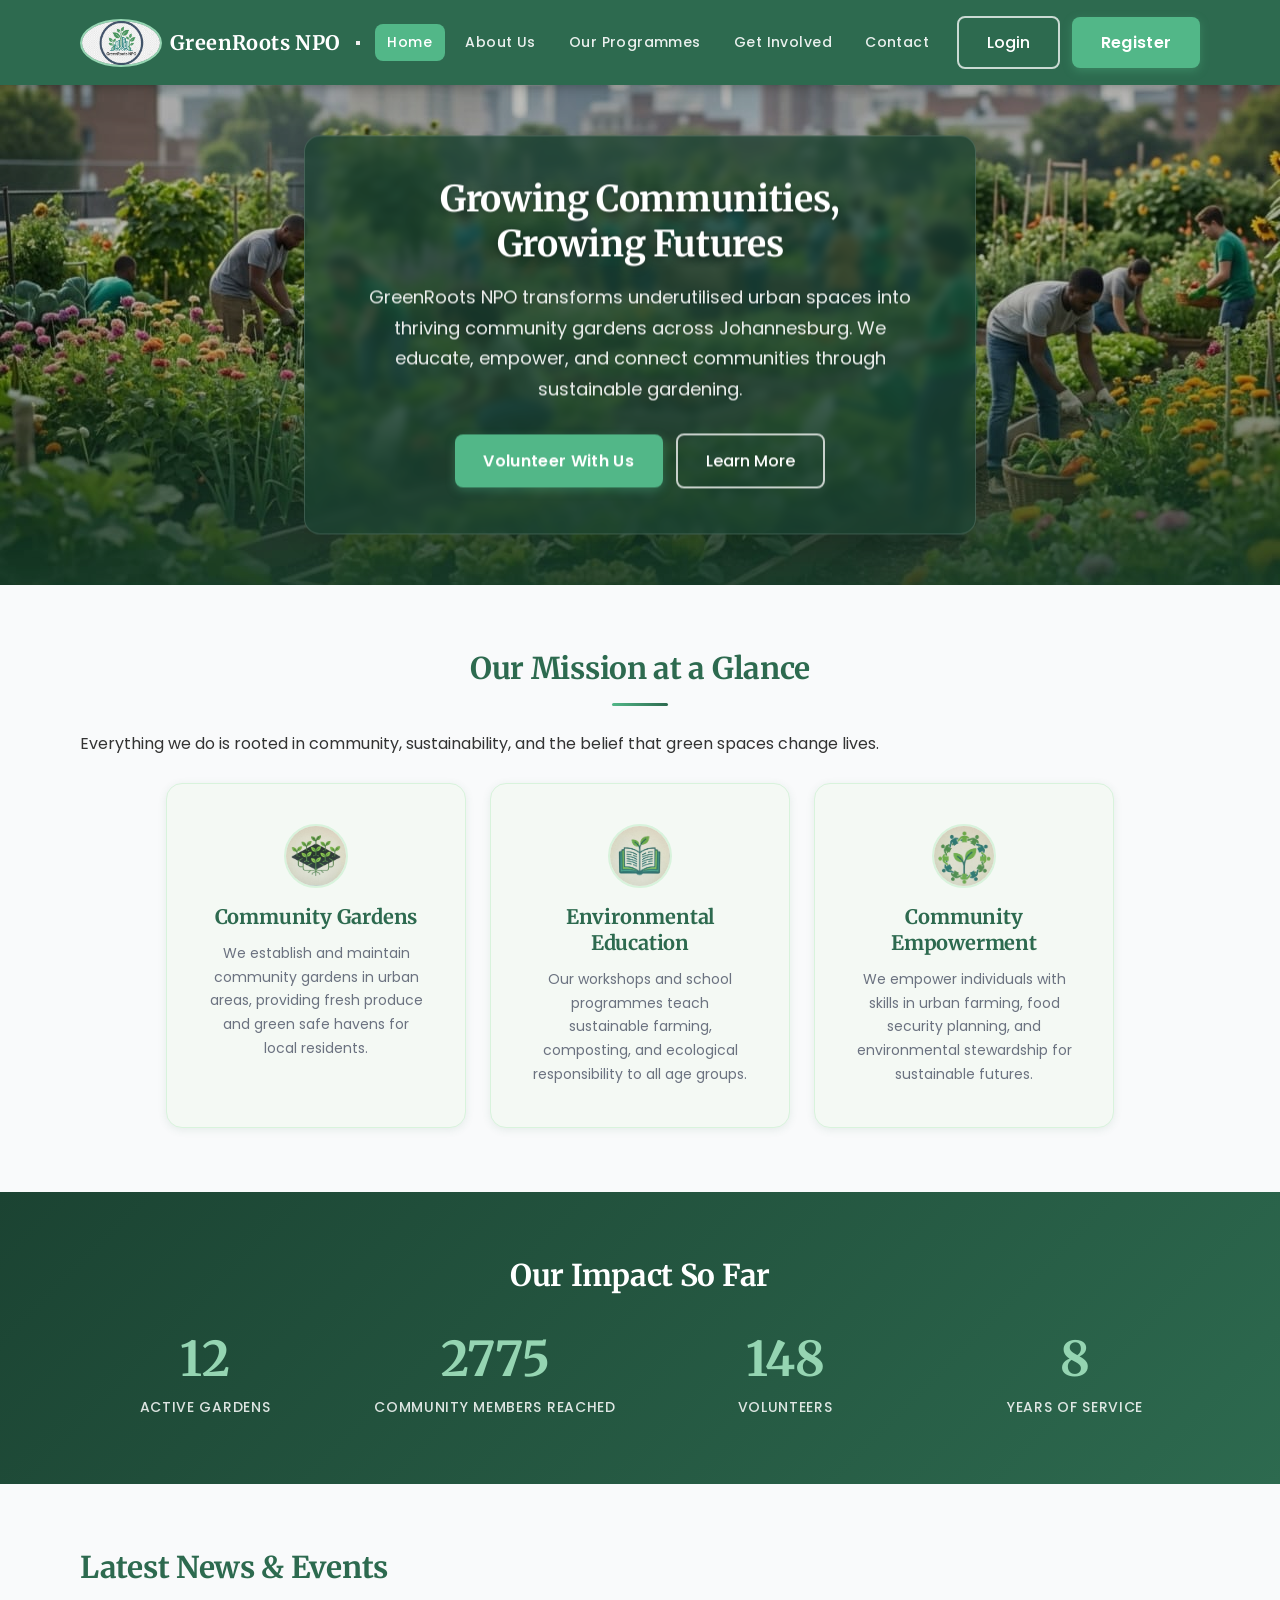
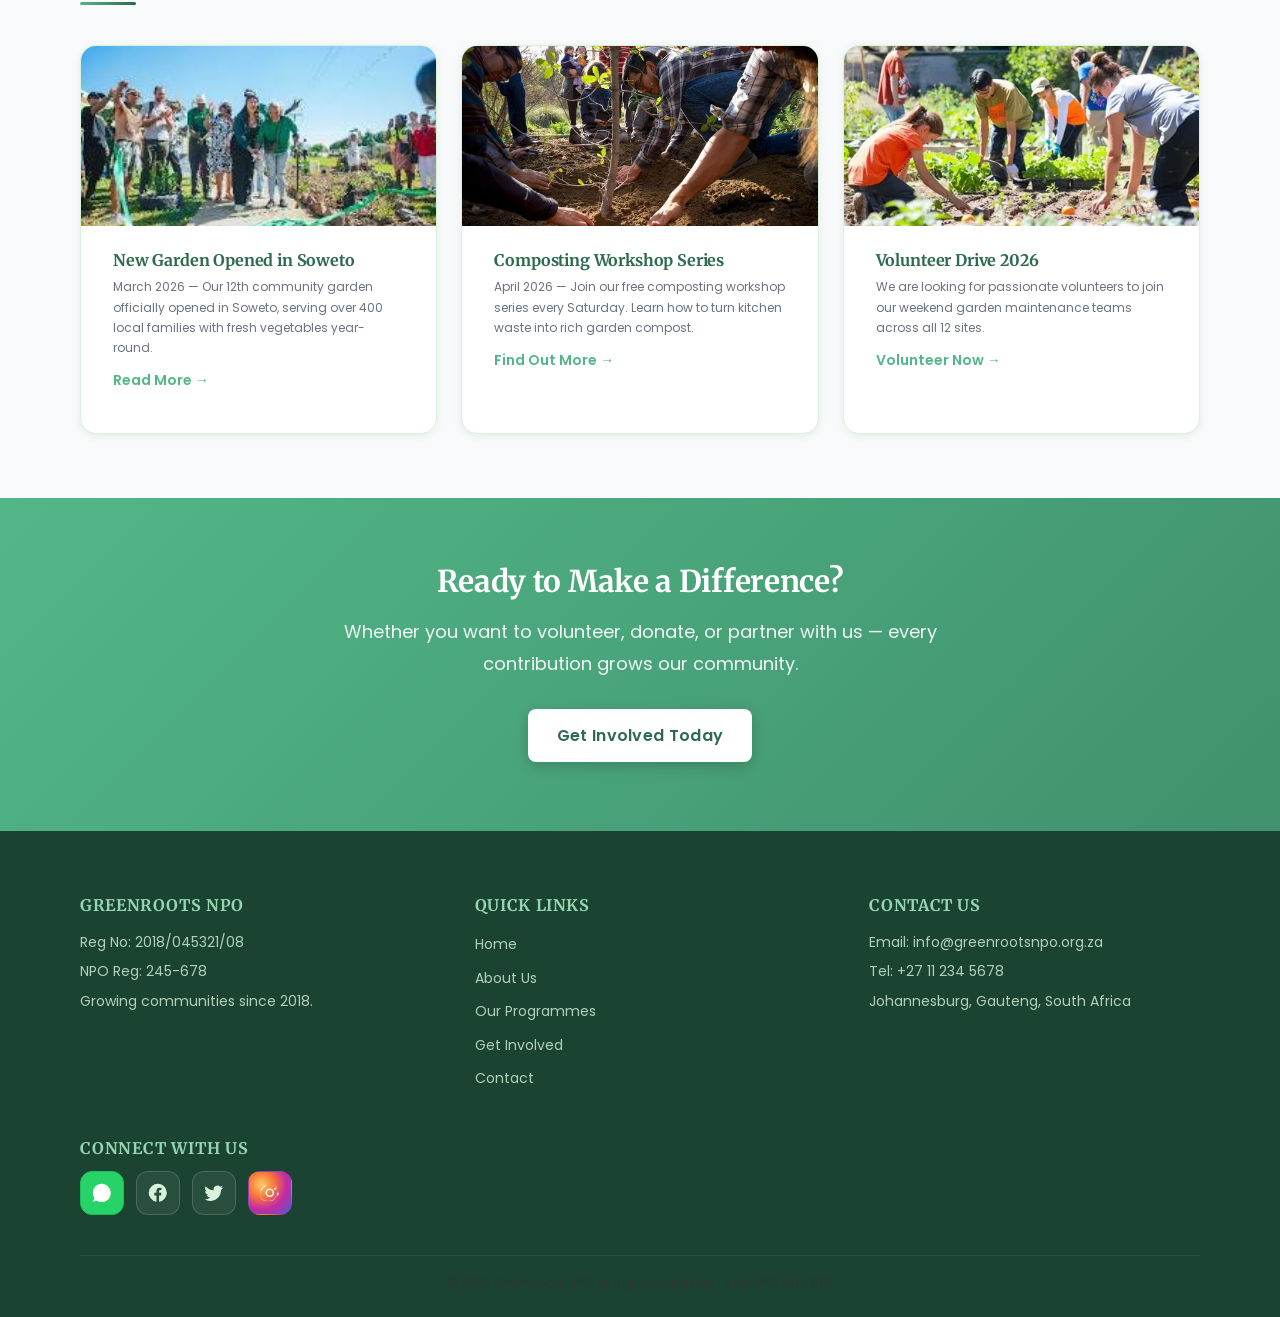
<file: index.html>
<!DOCTYPE html>
<html lang="en">
<head>
    <!-- ======== SEO META TAGS (Part 3) ======== -->
    <meta charset="UTF-8">
    <meta name="viewport" content="width=device-width, initial-scale=1.0">

    <!-- Primary SEO Meta Tags -->
    <meta name="description" content="GreenRoots NPO transforms underutilised urban spaces into thriving community gardens across Johannesburg. Join us to volunteer, donate, or partner with us.">
    <meta name="keywords" content="GreenRoots NPO, community gardens Johannesburg, urban gardening, environmental education, volunteer Johannesburg, non-profit Johannesburg, food security, sustainability South Africa">
    <meta name="author" content="GreenRoots NPO">
    <meta name="robots" content="index, follow">
    <meta name="theme-color" content="#2d6a4f">

    <!-- Open Graph / Social Media Meta Tags -->
    <meta property="og:type" content="website">
    <meta property="og:title" content="GreenRoots NPO | Growing Communities, Growing Futures">
    <meta property="og:description" content="Transforming urban spaces into thriving community gardens across Johannesburg. Volunteer, donate, or partner with us today.">
    <meta property="og:image" content="images/CALL TO ACTION(CTA).jpeg">
    <meta property="og:url" content="https://greenrootsnpo.netlify.app">

    <!-- Canonical URL -->
    <link rel="canonical" href="https://greenrootsnpo.netlify.app/index.html">

    <title>GreenRoots NPO | Growing Communities, Growing Futures</title>

    <!-- Google Fonts -->
    <link rel="preconnect" href="https://fonts.googleapis.com">
    <link rel="preconnect" href="https://fonts.gstatic.com" crossorigin>
    <link href="https://fonts.googleapis.com/css2?family=Poppins:wght@400;500;600;700&family=Open+Sans:wght@400;600&display=swap" rel="stylesheet">

    <!-- Stylesheet -->
    <link rel="stylesheet" href="css/style.css">
</head>
<body>

    <!-- ======== HEADER ======== -->
    <header>
        <div class="logo-area">
            <img src="images/LOGO.jpeg" alt="GreenRoots NPO Logo" class="logo">
            <span class="org-name">GreenRoots NPO</span>
        </div>

        <!-- Hamburger Button (Part 3 - JS toggles .open on nav) -->
        <button class="hamburger" id="hamburger" aria-label="Toggle navigation menu" aria-expanded="false">
            <span></span>
            <span></span>
            <span></span>
        </button>

        <!-- ======== NAVIGATION ======== -->
        <nav id="main-nav">
            <ul>
                <li><a href="index.html" class="active" aria-current="page">Home</a></li>
                <li><a href="about.html">About Us</a></li>
                <li><a href="services.html">Our Programmes</a></li>
                <li><a href="enquiry.html">Get Involved</a></li>
                <li><a href="contact.html">Contact</a></li>
            </ul>
        </nav>
        <div class="header-actions">
            <button class="btn-secondary modal-open" data-modal="login-modal" type="button">Login</button>
            <button class="btn-primary modal-open" data-modal="register-modal" type="button">Register</button>
        </div>
    </header>

    <!-- ======== MAIN CONTENT ======== -->
    <main>

        <!-- ======== HERO SECTION ======== -->
        <section class="hero" aria-label="Hero banner">
            <img
                src="images/CALL TO ACTION(CTA).jpeg"
                alt="Community members working together in a lush urban community garden in Johannesburg"
                class="hero-image">
            <div class="hero-content">
                <h1>Growing Communities,<br>Growing Futures</h1>
                <p>GreenRoots NPO transforms underutilised urban spaces into thriving community gardens across Johannesburg. We educate, empower, and connect communities through sustainable gardening.</p>
                <!-- Call to Action Buttons -->
                <div class="hero-buttons">
                    <a href="enquiry.html" class="btn-primary">Volunteer With Us</a>
                    <a href="about.html" class="btn-secondary">Learn More</a>
                </div>
            </div>
        </section>

        <!-- ======== MISSION SNAPSHOT ======== -->
        <section class="mission-snapshot" aria-labelledby="mission-heading">
            <h2 id="mission-heading">Our Mission at a Glance</h2>
            <p>Everything we do is rooted in community, sustainability, and the belief that green spaces change lives.</p>
            <div class="cards-container">

                <!-- Card 1 -->
                <div class="card">
                    <img src="images/COMMUNITY GARDEN.jpeg" alt="Volunteers tending to a thriving community vegetable garden">
                    <h3>Community Gardens</h3>
                    <p>We establish and maintain community gardens in urban areas, providing fresh produce and green safe havens for local residents.</p>
                </div>

                <!-- Card 2 -->
                <div class="card">
                    <img src="images/GARDEN EDUCATION.jpeg" alt="Children learning about plants and environmental education">
                    <h3>Environmental Education</h3>
                    <p>Our workshops and school programmes teach sustainable farming, composting, and ecological responsibility to all age groups.</p>
                </div>

                <!-- Card 3 -->
                <div class="card">
                    <img src="images/COMMUNITY.jpeg" alt="Community members collaborating and empowering each other">
                    <h3>Community Empowerment</h3>
                    <p>We empower individuals with skills in urban farming, food security planning, and environmental stewardship for sustainable futures.</p>
                </div>

            </div>
        </section>

        <!-- ======== IMPACT STATISTICS ======== -->
        <section class="impact-stats" aria-labelledby="stats-heading">
            <h2 id="stats-heading">Our Impact So Far</h2>
            <div class="stats-container">
                <div class="stat">
                    <h3 class="count-up" data-target="12">0</h3>
                    <p>Active Gardens</p>
                </div>
                <div class="stat">
                    <h3 class="count-up" data-target="3500">0</h3>
                    <p>Community Members Reached</p>
                </div>
                <div class="stat">
                    <h3 class="count-up" data-target="200">0</h3>
                    <p>Volunteers</p>
                </div>
                <div class="stat">
                    <h3 class="count-up" data-target="8">0</h3>
                    <p>Years of Service</p>
                </div>
            </div>
        </section>

        <!-- ======== LATEST NEWS ======== -->
        <section class="news-section" aria-labelledby="news-heading">
            <h2 id="news-heading">Latest News &amp; Events</h2>
            <div class="news-grid">

                <article class="news-card">
                    <img src="images/news1.jpeg" alt="Community members celebrating the opening of a new Soweto garden">
                    <div class="news-card-body">
                        <h3>New Garden Opened in Soweto</h3>
                        <p>March 2026 — Our 12th community garden officially opened in Soweto, serving over 400 local families with fresh vegetables year-round.</p>
                        <a href="about.html" aria-label="Read more about the new Soweto garden">Read More →</a>
                    </div>
                </article>

                <article class="news-card">
                    <img src="images/news2.jpeg" alt="Participants learning composting techniques at an outdoor workshop">
                    <div class="news-card-body">
                        <h3>Composting Workshop Series</h3>
                        <p>April 2026 — Join our free composting workshop series every Saturday. Learn how to turn kitchen waste into rich garden compost.</p>
                        <a href="services.html" aria-label="Find out more about the composting workshops">Find Out More →</a>
                    </div>
                </article>

                <article class="news-card">
                    <img src="images/news3.jpeg" alt="Volunteers working together maintaining a GreenRoots garden">
                    <div class="news-card-body">
                        <h3>Volunteer Drive 2026</h3>
                        <p>We are looking for passionate volunteers to join our weekend garden maintenance teams across all 12 sites.</p>
                        <a href="enquiry.html" aria-label="Sign up to volunteer with GreenRoots NPO">Volunteer Now →</a>
                    </div>
                </article>

            </div>
        </section>

        <!-- ======== CALL TO ACTION BANNER ======== -->
        <section class="cta-banner" aria-labelledby="cta-heading">
            <h2 id="cta-heading">Ready to Make a Difference?</h2>
            <p>Whether you want to volunteer, donate, or partner with us — every contribution grows our community.</p>
            <a href="enquiry.html" class="btn-primary">Get Involved Today</a>
        </section>

    </main>

    <div id="modal-overlay" class="modal-overlay" aria-hidden="true">
        <div class="modal" role="dialog" aria-modal="true" aria-labelledby="modal-title">
            <button class="modal-close" type="button" aria-label="Close modal">×</button>
            <div class="modal-tabs">
                <button type="button" class="modal-tab active" data-auth-tab="login">Login</button>
                <button type="button" class="modal-tab" data-auth-tab="register">Register</button>
                <button type="button" class="modal-tab" data-auth-tab="forgot">Forgot Password</button>
            </div>
            <h2 class="modal-heading" id="modal-title">Login to GreenRoots</h2>

            <form class="auth-form active" data-auth-tab="login" id="login-form">
                <div class="form-group">
                    <label for="login-email">Email</label>
                    <input type="email" id="login-email" name="login-email" placeholder="you@example.com" required>
                    <span class="field-error" id="login-email-error"></span>
                </div>
                <div class="form-group">
                    <label for="login-password">Password</label>
                    <input type="password" id="login-password" name="login-password" placeholder="********" required>
                    <span class="field-error" id="login-password-error"></span>
                </div>
                <div class="form-group checkbox-group">
                    <label><input type="checkbox" id="login-remember" name="remember"> Remember me</label>
                </div>
                <div class="modal-footer">
                    <button class="btn-secondary" type="button" aria-label="Close login modal">Cancel</button>
                    <button class="btn-primary" type="submit">Login</button>
                </div>
                <p class="modal-note">Forgot your password? <a href="#" class="auth-forgot-link">Reset it here</a>.</p>
            </form>

            <form class="auth-form" data-auth-tab="register" id="register-form">
                <div class="form-group">
                    <label for="register-name">Full Name</label>
                    <input type="text" id="register-name" name="register-name" placeholder="Your full name" required>
                    <span class="field-error" id="register-name-error"></span>
                </div>
                <div class="form-group">
                    <label for="register-email">Email</label>
                    <input type="email" id="register-email" name="register-email" placeholder="you@example.com" required>
                    <span class="field-error" id="register-email-error"></span>
                </div>
                <div class="form-group">
                    <label for="register-password">Password</label>
                    <input type="password" id="register-password" name="register-password" placeholder="Create a password" required>
                    <span class="field-error" id="register-password-error"></span>
                </div>
                <div class="form-group">
                    <label for="register-password-confirm">Confirm Password</label>
                    <input type="password" id="register-password-confirm" name="register-password-confirm" placeholder="Re-enter password" required>
                    <span class="field-error" id="register-password-confirm-error"></span>
                </div>
                <div class="modal-footer">
                    <button class="btn-secondary" type="button" aria-label="Close registration modal">Cancel</button>
                    <button class="btn-primary" type="submit">Register</button>
                </div>
                <p class="modal-note">Already a member? <a href="#" class="auth-back-to-login">Login here</a>.</p>
            </form>

            <form class="auth-form" data-auth-tab="forgot" id="forgot-form">
                <div class="form-group">
                    <label for="forgot-email">Email</label>
                    <input type="email" id="forgot-email" name="forgot-email" placeholder="you@example.com" required>
                    <span class="field-error" id="forgot-email-error"></span>
                </div>
                <div class="modal-footer">
                    <button class="btn-secondary" type="button" aria-label="Close reset password modal">Cancel</button>
                    <button class="btn-primary" type="submit">Send Reset Link</button>
                </div>
                <p class="modal-note">Remembered your password? <a href="#" class="auth-back-to-login">Go back to login</a>.</p>
            </form>
        </div>
    </div>

    <!-- ======== FOOTER ======== -->
    <footer>
        <div class="footer-columns">
            <div class="footer-col">
                <h4>GreenRoots NPO</h4>
                <p>Reg No: 2018/045321/08</p>
                <p>NPO Reg: 245-678</p>
                <p>Growing communities since 2018.</p>
            </div>
            <div class="footer-col">
                <h4>Quick Links</h4>
                <ul>
                    <li><a href="index.html">Home</a></li>
                    <li><a href="about.html">About Us</a></li>
                    <li><a href="services.html">Our Programmes</a></li>
                    <li><a href="enquiry.html">Get Involved</a></li>
                    <li><a href="contact.html">Contact</a></li>
                </ul>
            </div>
            <div class="footer-col">
                <h4>Contact Us</h4>
                <p>Email: info@greenrootsnpo.org.za</p>
                <p>Tel: +27 11 234 5678</p>
                <p>Johannesburg, Gauteng, South Africa</p>
            </div>
        </div>
        <div class="footer-social">
            <h4>Connect With Us</h4>
            <div class="social-links">
                <a class="social-icon whatsapp" href="https://wa.me/27112345678" target="_blank" rel="noopener noreferrer" aria-label="Chat with GreenRoots on WhatsApp">
                    <svg viewBox="0 0 24 24" aria-hidden="true"><path fill="currentColor" d="M12 2.04C6.48 2.04 2.04 6.48 2.04 12.01c0 2.12.66 4.08 1.8 5.69L2 22l4.4-1.14a9.96 9.96 0 0 0 5.6 1.45c5.52 0 9.96-4.45 9.96-9.96S17.52 2.04 12 2.04Zm4.66 13.22c-.2.55-1.18 1.05-1.62 1.12-.42.07-.92.11-3.02-.53-2.12-.65-3.47-1.86-4.12-3.17-.52-1.02-.57-1.9-.57-2.01 0-.12 0-.43.17-.58.13-.12.3-.2.45-.3.15-.1.35-.24.52-.36.18-.12.25-.2.38-.32.12-.12.06-.18-.02-.3-.08-.12-.95-2.28-1.3-3.13-.34-.82-.69-.7-.96-.71h-.82c-.24 0-.62.09-.95.45-.32.37-1.22 1.19-1.22 2.9 0 1.72 1.25 3.38 1.42 3.61.17.23 2.45 3.77 5.94 5.27 3.05 1.35 3.05.9 3.6.84.55-.07 1.78-.72 2.03-1.42.24-.7.24-1.3.17-1.42-.07-.12-.26-.18-.55-.3Z"/></svg>
                </a>
                <a href="https://www.facebook.com" target="_blank" rel="noopener noreferrer" aria-label="Visit GreenRoots on Facebook">
                    <svg viewBox="0 0 24 24" aria-hidden="true"><path fill="currentColor" d="M22 12a10 10 0 1 0-11.54 9.9v-7h-2.4V12h2.4v-1.84c0-2.37 1.4-3.69 3.55-3.69 1.03 0 2.1.18 2.1.18v2.31h-1.18c-1.17 0-1.54.73-1.54 1.48V12h2.62l-.42 2.9h-2.2v7A10 10 0 0 0 22 12Z"/></svg>
                </a>
                <a href="https://twitter.com" target="_blank" rel="noopener noreferrer" aria-label="Visit GreenRoots on Twitter">
                    <svg viewBox="0 0 24 24" aria-hidden="true"><path fill="currentColor" d="M22.46 6c-.77.34-1.6.57-2.46.67a4.3 4.3 0 0 0 1.88-2.37 8.66 8.66 0 0 1-2.72 1.04 4.29 4.29 0 0 0-7.3 3.91 12.17 12.17 0 0 1-8.84-4.48 4.28 4.28 0 0 0 1.33 5.72 4.26 4.26 0 0 1-1.94-.54v.05a4.29 4.29 0 0 0 3.44 4.2 4.3 4.3 0 0 1-1.93.07 4.29 4.29 0 0 0 4 2.98A8.6 8.6 0 0 1 2 19.54 12.14 12.14 0 0 0 8.29 21c7.55 0 11.68-6.26 11.68-11.68 0-.18-.01-.35-.02-.53A8.36 8.36 0 0 0 22.46 6Z"/></svg>
                </a>
                <a class="social-icon instagram" href="https://www.instagram.com" target="_blank" rel="noopener noreferrer" aria-label="Visit GreenRoots on Instagram">
                    <svg viewBox="0 0 24 24" aria-hidden="true"><path fill="currentColor" d="M12 7.2a4.8 4.8 0 1 0 0 9.6 4.8 4.8 0 0 0 0-9.6Zm0 7.92a3.12 3.12 0 1 1 0-6.24 3.12 3.12 0 0 1 0 6.24ZM17.67 6.3a1.12 1.12 0 1 0 0 2.24 1.12 1.12 0 0 0 0-2.24ZM20 12c0-1.43-.04-2.86-.12-4.28-.08-1.32-.47-2.21-.99-2.77-.52-.56-1.23-.9-2.14-1C14.98 3.55 13.55 3.5 12 3.5s-2.98.05-4.75.45c-.91.1-1.62.44-2.14 1-.52.56-.91 1.45-.99 2.77C2.04 9.14 2 10.57 2 12s.04 2.86.12 4.28c.08 1.32.47 2.21.99 2.77.52.56 1.23.9 2.14 1 1.77.4 3.2.45 4.75.45s2.98-.05 4.75-.45c.91-.1 1.62-.44 2.14-1 .52-.56.91-1.45.99-2.77C21.96 14.86 22 13.43 22 12Zm-2 5.28c-.06.9-.34 1.4-.56 1.71-.24.34-.56.66-1.12.98-.57.33-1.18.47-1.96.53-1.22.1-1.68.12-4.36.12s-3.14-.02-4.36-.12c-.78-.06-1.39-.2-1.96-.53-.56-.32-.88-.64-1.12-.98-.22-.31-.5-.81-.56-1.71-.09-1.17-.12-1.53-.12-4.16s.03-2.99.12-4.16c.06-.9.34-1.4.56-1.71.24-.34.56-.66 1.12-.98.57-.33 1.18-.47 1.96-.53C8.86 3.5 9.32 3.48 12 3.48s3.14.02 4.36.12c.78.06 1.39.2 1.96.53.56.32.88.64 1.12.98.22.31.5.81.56 1.71.09 1.17.12 1.53.12 4.16s-.03 2.99-.12 4.16Z"/></svg>
                </a>
            </div>
        </div>
        <div class="footer-bottom">
            <p>&copy; 2026 GreenRoots NPO. All Rights Reserved. | Reg. NPO 245-678</p>
        </div>
    </footer>

    <!-- JavaScript -->
    <script src="js/main.js"></script>

</body>
</html>
</file>
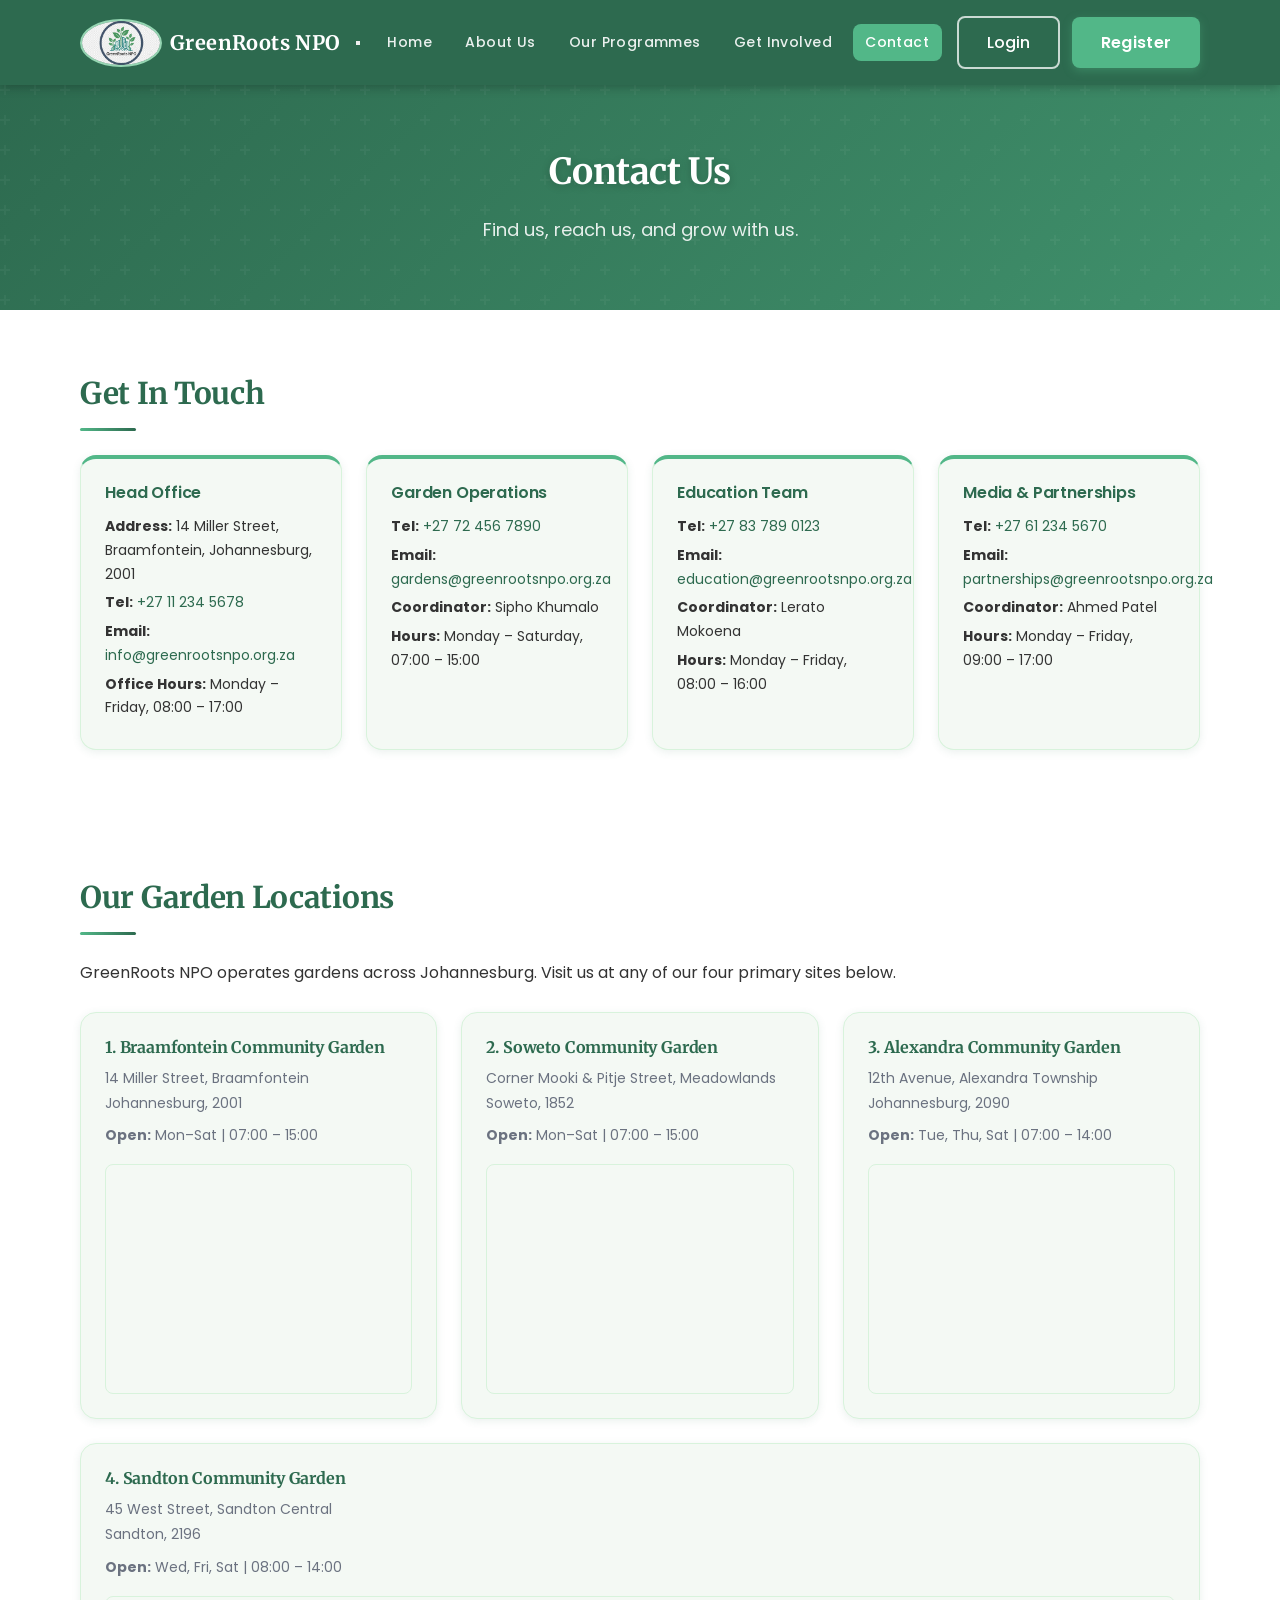
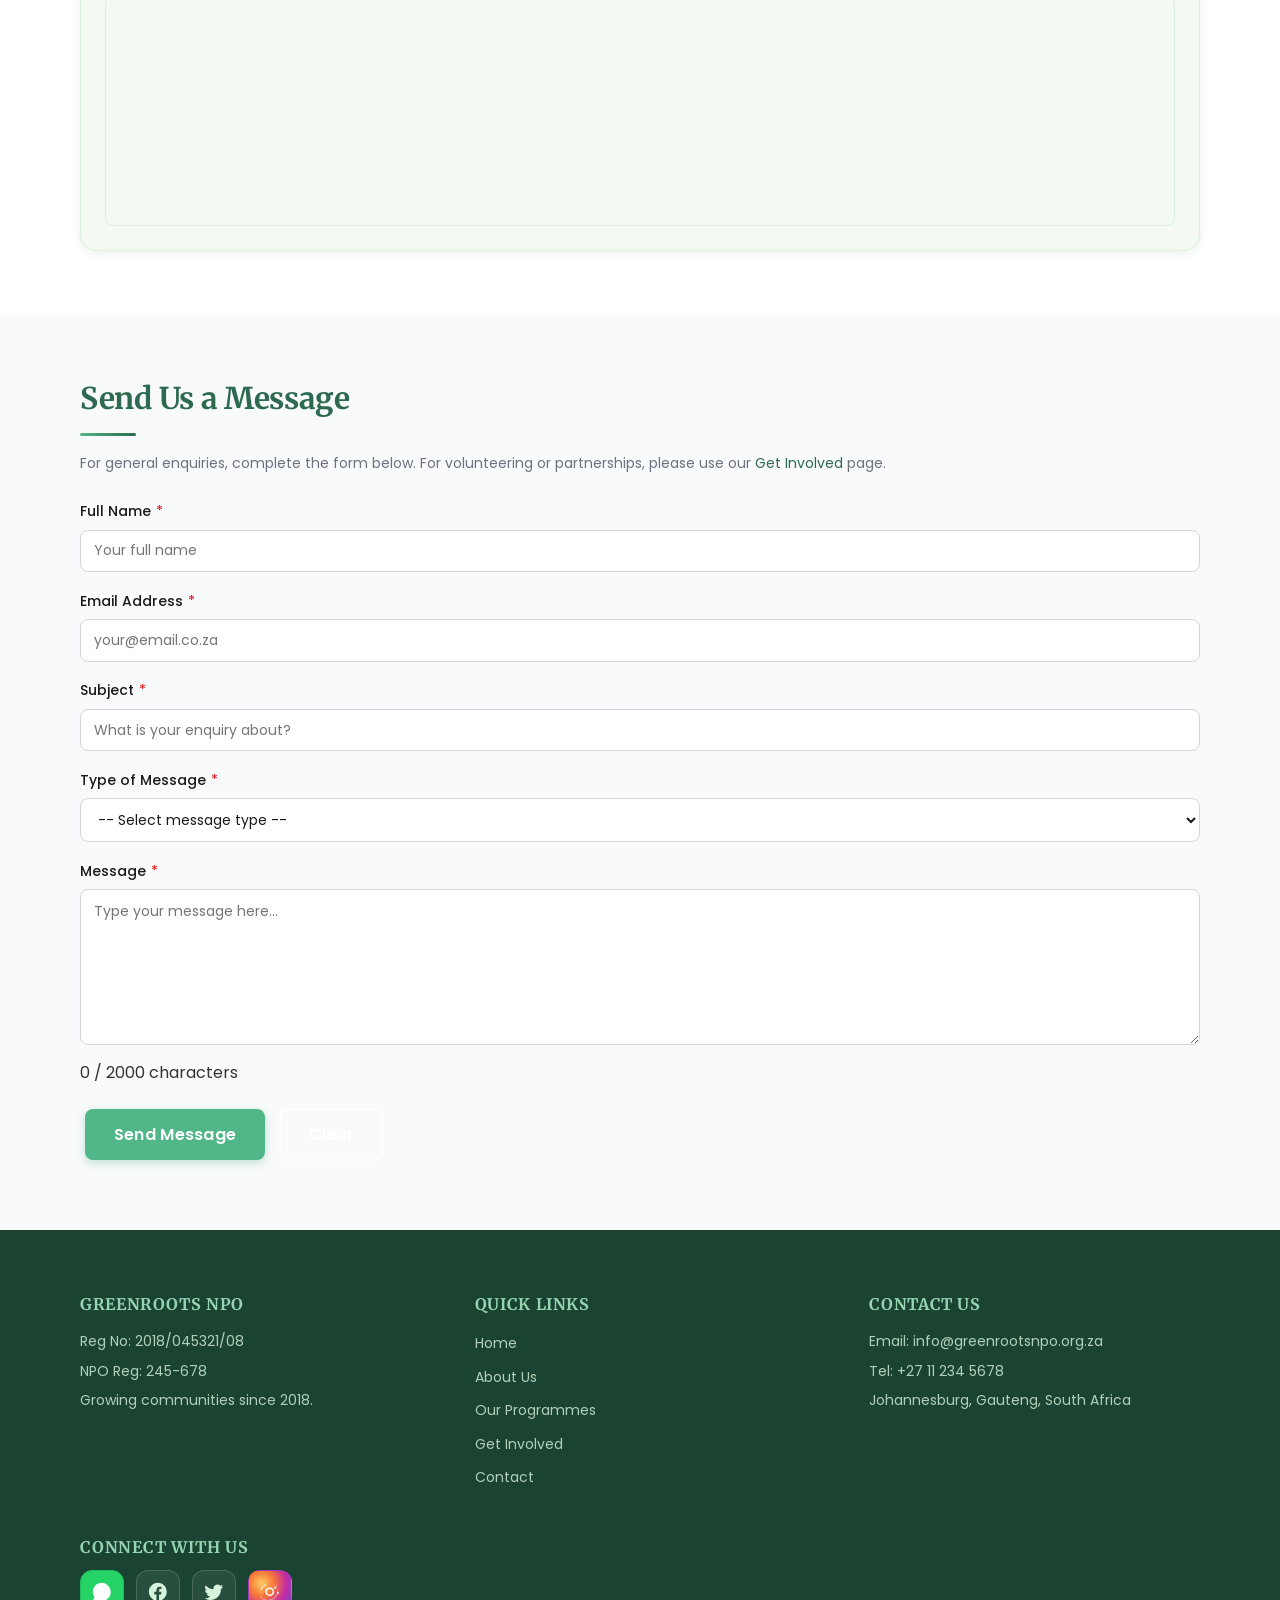
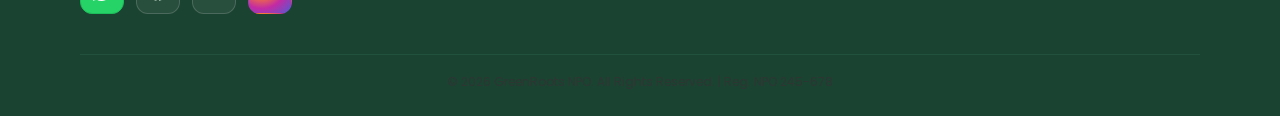
<file: contact.html>
<!DOCTYPE html>
<html lang="en">
<head>
    <!-- ======== SEO META TAGS (Part 3) ======== -->
    <meta charset="UTF-8">
    <meta name="viewport" content="width=device-width, initial-scale=1.0">

    <!-- Primary SEO Meta Tags -->
    <meta name="description" content="Contact GreenRoots NPO. Find our four garden locations across Johannesburg — Braamfontein, Soweto, Alexandra, and Sandton. Send us a message or visit us today.">
    <meta name="keywords" content="contact GreenRoots NPO, garden locations Johannesburg, Braamfontein community garden, Soweto garden, Alexandra garden, Sandton garden, NPO contact South Africa">
    <meta name="author" content="GreenRoots NPO">
    <meta name="robots" content="index, follow">
    <meta name="theme-color" content="#2d6a4f">

    <!-- Open Graph / Social Media -->
    <meta property="og:type" content="website">
    <meta property="og:title" content="Contact Us | GreenRoots NPO">
    <meta property="og:description" content="Find GreenRoots NPO garden locations across Johannesburg. Get in touch with our team for volunteering, sponsorship, or general enquiries.">
    <meta property="og:image" content="images/LOGO.jpeg">
    <meta property="og:url" content="https://greenrootsnpo.netlify.app/contact.html">

    <!-- Canonical URL -->
    <link rel="canonical" href="https://greenrootsnpo.netlify.app/contact.html">

    <title>Contact Us | GreenRoots NPO</title>

    <!-- Google Fonts -->
    <link rel="preconnect" href="https://fonts.googleapis.com">
    <link rel="preconnect" href="https://fonts.gstatic.com" crossorigin>
    <link href="https://fonts.googleapis.com/css2?family=Poppins:wght@400;500;600;700&family=Open+Sans:wght@400;600&display=swap" rel="stylesheet">

    <!-- Stylesheet -->
    <link rel="stylesheet" href="css/style.css">
</head>
<body>

    <!-- ======== HEADER ======== -->
    <header>
        <div class="logo-area">
            <img src="images/LOGO.jpeg" alt="GreenRoots NPO Logo" class="logo">
            <span class="org-name">GreenRoots NPO</span>
        </div>

        <!-- Hamburger Button -->
        <button class="hamburger" id="hamburger" aria-label="Toggle navigation menu" aria-expanded="false">
            <span></span>
            <span></span>
            <span></span>
        </button>

        <!-- ======== NAVIGATION ======== -->
        <nav id="main-nav">
            <ul>
                <li><a href="index.html">Home</a></li>
                <li><a href="about.html">About Us</a></li>
                <li><a href="services.html">Our Programmes</a></li>
                <li><a href="enquiry.html">Get Involved</a></li>
                <li><a href="contact.html" class="active" aria-current="page">Contact</a></li>
            </ul>
        </nav>
        <div class="header-actions">
            <button class="btn-secondary modal-open" data-modal="login-modal" type="button">Login</button>
            <button class="btn-primary modal-open" data-modal="register-modal" type="button">Register</button>
        </div>
    </header>

    <!-- ======== MAIN CONTENT ======== -->
    <main>

        <!-- Page Banner -->
        <section class="page-banner" aria-labelledby="contact-banner-heading">
            <h1 id="contact-banner-heading">Contact Us</h1>
            <p>Find us, reach us, and grow with us.</p>
        </section>

        <!-- ======== CONTACT DETAILS ======== -->
        <section class="content-section contact-details-section" aria-labelledby="contact-details-heading">
            <h2 id="contact-details-heading">Get In Touch</h2>
            <div class="contact-grid">

                <!-- Head Office -->
                <div class="contact-card">
                    <h3>Head Office</h3>
                    <p><strong>Address:</strong> 14 Miller Street, Braamfontein, Johannesburg, 2001</p>
                    <p><strong>Tel:</strong> <a href="tel:+27112345678">+27 11 234 5678</a></p>
                    <p><strong>Email:</strong> <a href="mailto:info@greenrootsnpo.org.za">info@greenrootsnpo.org.za</a></p>
                    <p><strong>Office Hours:</strong> Monday – Friday, 08:00 – 17:00</p>
                </div>

                <!-- Garden Operations -->
                <div class="contact-card">
                    <h3>Garden Operations</h3>
                    <p><strong>Tel:</strong> <a href="tel:+27724567890">+27 72 456 7890</a></p>
                    <p><strong>Email:</strong> <a href="mailto:gardens@greenrootsnpo.org.za">gardens@greenrootsnpo.org.za</a></p>
                    <p><strong>Coordinator:</strong> Sipho Khumalo</p>
                    <p><strong>Hours:</strong> Monday – Saturday, 07:00 – 15:00</p>
                </div>

                <!-- Education Team -->
                <div class="contact-card">
                    <h3>Education Team</h3>
                    <p><strong>Tel:</strong> <a href="tel:+27837890123">+27 83 789 0123</a></p>
                    <p><strong>Email:</strong> <a href="mailto:education@greenrootsnpo.org.za">education@greenrootsnpo.org.za</a></p>
                    <p><strong>Coordinator:</strong> Lerato Mokoena</p>
                    <p><strong>Hours:</strong> Monday – Friday, 08:00 – 16:00</p>
                </div>

                <!-- Media & Partnerships -->
                <div class="contact-card">
                    <h3>Media &amp; Partnerships</h3>
                    <p><strong>Tel:</strong> <a href="tel:+27612345670">+27 61 234 5670</a></p>
                    <p><strong>Email:</strong> <a href="mailto:partnerships@greenrootsnpo.org.za">partnerships@greenrootsnpo.org.za</a></p>
                    <p><strong>Coordinator:</strong> Ahmed Patel</p>
                    <p><strong>Hours:</strong> Monday – Friday, 09:00 – 17:00</p>
                </div>

            </div>
        </section>

        <!-- ======== OUR LOCATIONS — MULTIPLE MAPS ======== -->
        <!--
            Assignment requirement: contact page must contain more than 1 location.
            Four embedded Google Maps provided — one per garden site.
        -->
        <section class="content-section locations-section" aria-labelledby="locations-heading">
            <h2 id="locations-heading">Our Garden Locations</h2>
            <p>GreenRoots NPO operates gardens across Johannesburg. Visit us at any of our four primary sites below.</p>

            <div class="location-grid">

                <!-- Location 1: Braamfontein -->
                <div class="location-card">
                    <h3>1. Braamfontein Community Garden</h3>
                    <address>
                        14 Miller Street, Braamfontein<br>
                        Johannesburg, 2001
                    </address>
                    <p><strong>Open:</strong> Mon–Sat | 07:00 – 15:00</p>
                    <div class="map-container">
                        <iframe
                            title="Braamfontein Community Garden Map"
                            src="https://www.google.com/maps/embed?pb=!1m18!1m12!1m3!1d3580.3543!2d28.0390!3d-26.1925!2m3!1f0!2f0!3f0!3m2!1i1024!2i768!4f13.1!3m3!1m2!1s0x1e950d72e39b4b23%3A0x6c3e4e41e7a82d3d!2sBraamfontein%2C+Johannesburg!5e0!3m2!1sen!2sza!4v1681000000000!5m2!1sen!2sza"
                            width="100%"
                            height="220"
                            style="border:0;"
                            allowfullscreen=""
                            loading="lazy"
                            referrerpolicy="no-referrer-when-downgrade">
                        </iframe>
                    </div>
                </div>

                <!-- Location 2: Soweto -->
                <div class="location-card">
                    <h3>2. Soweto Community Garden</h3>
                    <address>
                        Corner Mooki &amp; Pitje Street, Meadowlands<br>
                        Soweto, 1852
                    </address>
                    <p><strong>Open:</strong> Mon–Sat | 07:00 – 15:00</p>
                    <div class="map-container">
                        <iframe
                            title="Soweto Community Garden Map"
                            src="https://www.google.com/maps/embed?pb=!1m18!1m12!1m3!1d3580.3543!2d27.8585!3d-26.2678!2m3!1f0!2f0!3f0!3m2!1i1024!2i768!4f13.1!3m3!1m2!1s0x1e950dc4a7e8d0e3%3A0x6d6c53c4b5a31d84!2sSoweto%2C+Johannesburg!5e0!3m2!1sen!2sza!4v1681000000001!5m2!1sen!2sza"
                            width="100%"
                            height="220"
                            style="border:0;"
                            allowfullscreen=""
                            loading="lazy"
                            referrerpolicy="no-referrer-when-downgrade">
                        </iframe>
                    </div>
                </div>

                <!-- Location 3: Alexandra -->
                <div class="location-card">
                    <h3>3. Alexandra Community Garden</h3>
                    <address>
                        12th Avenue, Alexandra Township<br>
                        Johannesburg, 2090
                    </address>
                    <p><strong>Open:</strong> Tue, Thu, Sat | 07:00 – 14:00</p>
                    <div class="map-container">
                        <iframe
                            title="Alexandra Community Garden Map"
                            src="https://www.google.com/maps/embed?pb=!1m18!1m12!1m3!1d3580.3543!2d28.1028!3d-26.1051!2m3!1f0!2f0!3f0!3m2!1i1024!2i768!4f13.1!3m3!1m2!1s0x1e950f3e69d42dab%3A0x9e88d8d5f61c3249!2sAlexandra%2C+Johannesburg!5e0!3m2!1sen!2sza!4v1681000000002!5m2!1sen!2sza"
                            width="100%"
                            height="220"
                            style="border:0;"
                            allowfullscreen=""
                            loading="lazy"
                            referrerpolicy="no-referrer-when-downgrade">
                        </iframe>
                    </div>
                </div>

                <!-- Location 4: Sandton -->
                <div class="location-card">
                    <h3>4. Sandton Community Garden</h3>
                    <address>
                        45 West Street, Sandton Central<br>
                        Sandton, 2196
                    </address>
                    <p><strong>Open:</strong> Wed, Fri, Sat | 08:00 – 14:00</p>
                    <div class="map-container">
                        <iframe
                            title="Sandton Community Garden Map"
                            src="https://www.google.com/maps/embed?pb=!1m18!1m12!1m3!1d3580.3543!2d28.0564!3d-26.1073!2m3!1f0!2f0!3f0!3m2!1i1024!2i768!4f13.1!3m3!1m2!1s0x1e950f387d74c57b%3A0xa5c4e18ff37e3a60!2sSandton%2C+Johannesburg!5e0!3m2!1sen!2sza!4v1681000000003!5m2!1sen!2sza"
                            width="100%"
                            height="220"
                            style="border:0;"
                            allowfullscreen=""
                            loading="lazy"
                            referrerpolicy="no-referrer-when-downgrade">
                        </iframe>
                    </div>
                </div>

            </div>
        </section>

        <!-- ======== CONTACT FORM ======== -->
        <section class="form-section" aria-labelledby="contact-form-heading">
            <h2 id="contact-form-heading">Send Us a Message</h2>
            <p>For general enquiries, complete the form below. For volunteering or partnerships, please use our <a href="enquiry.html">Get Involved</a> page.</p>

            <!-- Success Message (hidden, shown by JS after valid submission) -->
            <div id="contact-success" class="form-success" style="display:none;" role="alert">
                <h3>✅ Message Sent Successfully!</h3>
                <p>Thank you for contacting GreenRoots NPO. Your email has been prepared and sent. We will get back to you shortly.</p>
            </div>

            <!--
                Contact Form — Part 3.
                On valid submission, JS compiles all fields into a mailto: link
                and opens the user's email client with the message pre-filled,
                addressed to info@greenrootsnpo.org.za
            -->
            <form action="#" method="POST" id="contact-form" novalidate>

                <!-- Full Name -->
                <div class="form-group">
                    <label for="contact-name">Full Name <span class="required" aria-label="required">*</span></label>
                    <input
                        type="text"
                        id="contact-name"
                        name="contact_name"
                        placeholder="Your full name"
                        required
                        minlength="2"
                        maxlength="100"
                        aria-describedby="contact-name-error"
                        autocomplete="name">
                    <span class="field-error" id="contact-name-error" role="alert"></span>
                </div>

                <!-- Email -->
                <div class="form-group">
                    <label for="contact-email">Email Address <span class="required" aria-label="required">*</span></label>
                    <input
                        type="email"
                        id="contact-email"
                        name="contact_email"
                        placeholder="your@email.co.za"
                        required
                        aria-describedby="contact-email-error"
                        autocomplete="email">
                    <span class="field-error" id="contact-email-error" role="alert"></span>
                </div>

                <!-- Subject -->
                <div class="form-group">
                    <label for="subject">Subject <span class="required" aria-label="required">*</span></label>
                    <input
                        type="text"
                        id="subject"
                        name="subject"
                        placeholder="What is your enquiry about?"
                        required
                        maxlength="150"
                        aria-describedby="subject-error">
                    <span class="field-error" id="subject-error" role="alert"></span>
                </div>

                <!-- Message Type -->
                <div class="form-group">
                    <label for="message-type">Type of Message <span class="required" aria-label="required">*</span></label>
                    <select id="message-type" name="message_type" required aria-describedby="message-type-error">
                        <option value="" disabled selected>-- Select message type --</option>
                        <option value="general">General Enquiry</option>
                        <option value="volunteer">Volunteer Information</option>
                        <option value="sponsorship">Sponsorship Enquiry</option>
                        <option value="media">Media / Press</option>
                        <option value="feedback">Feedback</option>
                        <option value="complaint">Complaint</option>
                    </select>
                    <span class="field-error" id="message-type-error" role="alert"></span>
                </div>

                <!-- Message -->
                <div class="form-group">
                    <label for="contact-message">Message <span class="required" aria-label="required">*</span></label>
                    <textarea
                        id="contact-message"
                        name="contact_message"
                        rows="6"
                        placeholder="Type your message here..."
                        required
                        minlength="20"
                        maxlength="2000"
                        aria-describedby="contact-message-error"></textarea>
                    <span class="field-error" id="contact-message-error" role="alert"></span>
                    <!-- Character counter updated by JS -->
                    <span class="char-count" id="contact-message-count">0 / 2000 characters</span>
                </div>

                <!-- Submit / Reset -->
                <div class="form-buttons">
                    <button type="submit" class="btn-primary">Send Message</button>
                    <button type="reset" class="btn-secondary" id="contact-reset">Clear</button>
                </div>

            </form>
        </section>

    </main>

    <div id="modal-overlay" class="modal-overlay" aria-hidden="true">
        <div class="modal" role="dialog" aria-modal="true" aria-labelledby="modal-title">
            <button class="modal-close" type="button" aria-label="Close modal">×</button>
            <div class="modal-tabs">
                <button type="button" class="modal-tab active" data-auth-tab="login">Login</button>
                <button type="button" class="modal-tab" data-auth-tab="register">Register</button>
                <button type="button" class="modal-tab" data-auth-tab="forgot">Forgot Password</button>
            </div>
            <h2 class="modal-heading" id="modal-title">Login to GreenRoots</h2>

            <form class="auth-form active" data-auth-tab="login" id="login-form">
                <div class="form-group">
                    <label for="login-email">Email</label>
                    <input type="email" id="login-email" name="login-email" placeholder="you@example.com" required>
                    <span class="field-error" id="login-email-error"></span>
                </div>
                <div class="form-group">
                    <label for="login-password">Password</label>
                    <input type="password" id="login-password" name="login-password" placeholder="********" required>
                    <span class="field-error" id="login-password-error"></span>
                </div>
                <div class="form-group checkbox-group">
                    <label><input type="checkbox" id="login-remember" name="remember"> Remember me</label>
                </div>
                <div class="modal-footer">
                    <button class="btn-secondary" type="button" aria-label="Close login modal">Cancel</button>
                    <button class="btn-primary" type="submit">Login</button>
                </div>
                <p class="modal-note">Forgot your password? <a href="#" class="auth-forgot-link">Reset it here</a>.</p>
            </form>

            <form class="auth-form" data-auth-tab="register" id="register-form">
                <div class="form-group">
                    <label for="register-name">Full Name</label>
                    <input type="text" id="register-name" name="register-name" placeholder="Your full name" required>
                    <span class="field-error" id="register-name-error"></span>
                </div>
                <div class="form-group">
                    <label for="register-email">Email</label>
                    <input type="email" id="register-email" name="register-email" placeholder="you@example.com" required>
                    <span class="field-error" id="register-email-error"></span>
                </div>
                <div class="form-group">
                    <label for="register-password">Password</label>
                    <input type="password" id="register-password" name="register-password" placeholder="Create a password" required>
                    <span class="field-error" id="register-password-error"></span>
                </div>
                <div class="form-group">
                    <label for="register-password-confirm">Confirm Password</label>
                    <input type="password" id="register-password-confirm" name="register-password-confirm" placeholder="Re-enter password" required>
                    <span class="field-error" id="register-password-confirm-error"></span>
                </div>
                <div class="modal-footer">
                    <button class="btn-secondary" type="button" aria-label="Close registration modal">Cancel</button>
                    <button class="btn-primary" type="submit">Register</button>
                </div>
                <p class="modal-note">Already a member? <a href="#" class="auth-back-to-login">Login here</a>.</p>
            </form>

            <form class="auth-form" data-auth-tab="forgot" id="forgot-form">
                <div class="form-group">
                    <label for="forgot-email">Email</label>
                    <input type="email" id="forgot-email" name="forgot-email" placeholder="you@example.com" required>
                    <span class="field-error" id="forgot-email-error"></span>
                </div>
                <div class="modal-footer">
                    <button class="btn-secondary" type="button" aria-label="Close reset password modal">Cancel</button>
                    <button class="btn-primary" type="submit">Send Reset Link</button>
                </div>
                <p class="modal-note">Remembered your password? <a href="#" class="auth-back-to-login">Go back to login</a>.</p>
            </form>
        </div>
    </div>

    <!-- ======== FOOTER ======== -->
    <footer>
        <div class="footer-columns">
            <div class="footer-col">
                <h4>GreenRoots NPO</h4>
                <p>Reg No: 2018/045321/08</p>
                <p>NPO Reg: 245-678</p>
                <p>Growing communities since 2018.</p>
            </div>
            <div class="footer-col">
                <h4>Quick Links</h4>
                <ul>
                    <li><a href="index.html">Home</a></li>
                    <li><a href="about.html">About Us</a></li>
                    <li><a href="services.html">Our Programmes</a></li>
                    <li><a href="enquiry.html">Get Involved</a></li>
                    <li><a href="contact.html">Contact</a></li>
                </ul>
            </div>
            <div class="footer-col">
                <h4>Contact Us</h4>
                <p>Email: info@greenrootsnpo.org.za</p>
                <p>Tel: +27 11 234 5678</p>
                <p>Johannesburg, Gauteng, South Africa</p>
            </div>
        </div>
        <div class="footer-social">
            <h4>Connect With Us</h4>
            <div class="social-links">
                <a class="social-icon whatsapp" href="https://wa.me/27112345678" target="_blank" rel="noopener noreferrer" aria-label="Chat with GreenRoots on WhatsApp">
                    <svg viewBox="0 0 24 24" aria-hidden="true"><path fill="currentColor" d="M12 2.04C6.48 2.04 2.04 6.48 2.04 12.01c0 2.12.66 4.08 1.8 5.69L2 22l4.4-1.14a9.96 9.96 0 0 0 5.6 1.45c5.52 0 9.96-4.45 9.96-9.96S17.52 2.04 12 2.04Zm4.66 13.22c-.2.55-1.18 1.05-1.62 1.12-.42.07-.92.11-3.02-.53-2.12-.65-3.47-1.86-4.12-3.17-.52-1.02-.57-1.9-.57-2.01 0-.12 0-.43.17-.58.13-.12.3-.2.45-.3.15-.1.35-.24.52-.36.18-.12.25-.2.38-.32.12-.12.06-.18-.02-.3-.08-.12-.95-2.28-1.3-3.13-.34-.82-.69-.7-.96-.71h-.82c-.24 0-.62.09-.95.45-.32.37-1.22 1.19-1.22 2.9 0 1.72 1.25 3.38 1.42 3.61.17.23 2.45 3.77 5.94 5.27 3.05 1.35 3.05.9 3.6.84.55-.07 1.78-.72 2.03-1.42.24-.7.24-1.3.17-1.42-.07-.12-.26-.18-.55-.3Z"/></svg>
                </a>
                <a href="https://www.facebook.com" target="_blank" rel="noopener noreferrer" aria-label="Visit GreenRoots on Facebook">
                    <svg viewBox="0 0 24 24" aria-hidden="true"><path fill="currentColor" d="M22 12a10 10 0 1 0-11.54 9.9v-7h-2.4V12h2.4v-1.84c0-2.37 1.4-3.69 3.55-3.69 1.03 0 2.1.18 2.1.18v2.31h-1.18c-1.17 0-1.54.73-1.54 1.48V12h2.62l-.42 2.9h-2.2v7A10 10 0 0 0 22 12Z"/></svg>
                </a>
                <a href="https://twitter.com" target="_blank" rel="noopener noreferrer" aria-label="Visit GreenRoots on Twitter">
                    <svg viewBox="0 0 24 24" aria-hidden="true"><path fill="currentColor" d="M22.46 6c-.77.34-1.6.57-2.46.67a4.3 4.3 0 0 0 1.88-2.37 8.66 8.66 0 0 1-2.72 1.04 4.29 4.29 0 0 0-7.3 3.91 12.17 12.17 0 0 1-8.84-4.48 4.28 4.28 0 0 0 1.33 5.72 4.26 4.26 0 0 1-1.94-.54v.05a4.29 4.29 0 0 0 3.44 4.2 4.3 4.3 0 0 1-1.93.07 4.29 4.29 0 0 0 4 2.98A8.6 8.6 0 0 1 2 19.54 12.14 12.14 0 0 0 8.29 21c7.55 0 11.68-6.26 11.68-11.68 0-.18-.01-.35-.02-.53A8.36 8.36 0 0 0 22.46 6Z"/></svg>
                </a>
                <a class="social-icon instagram" href="https://www.instagram.com" target="_blank" rel="noopener noreferrer" aria-label="Visit GreenRoots on Instagram">
                    <svg viewBox="0 0 24 24" aria-hidden="true"><path fill="currentColor" d="M12 7.2a4.8 4.8 0 1 0 0 9.6 4.8 4.8 0 0 0 0-9.6Zm0 7.92a3.12 3.12 0 1 1 0-6.24 3.12 3.12 0 0 1 0 6.24ZM17.67 6.3a1.12 1.12 0 1 0 0 2.24 1.12 1.12 0 0 0 0-2.24ZM20 12c0-1.43-.04-2.86-.12-4.28-.08-1.32-.47-2.21-.99-2.77-.52-.56-1.23-.9-2.14-1C14.98 3.55 13.55 3.5 12 3.5s-2.98.05-4.75.45c-.91.1-1.62.44-2.14 1-.52.56-.91 1.45-.99 2.77C2.04 9.14 2 10.57 2 12s.04 2.86.12 4.28c.08 1.32.47 2.21.99 2.77.52.56 1.23.9 2.14 1 1.77.4 3.2.45 4.75.45s2.98-.05 4.75-.45c.91-.1 1.62-.44 2.14-1 .52-.56.91-1.45.99-2.77C21.96 14.86 22 13.43 22 12Zm-2 5.28c-.06.9-.34 1.4-.56 1.71-.24.34-.56.66-1.12.98-.57.33-1.18.47-1.96.53-1.22.1-1.68.12-4.36.12s-3.14-.02-4.36-.12c-.78-.06-1.39-.2-1.96-.53-.56-.32-.88-.64-1.12-.98-.22-.31-.5-.81-.56-1.71-.09-1.17-.12-1.53-.12-4.16s.03-2.99.12-4.16c.06-.9.34-1.4.56-1.71.24-.34.56-.66 1.12-.98.57-.33 1.18-.47 1.96-.53C8.86 3.5 9.32 3.48 12 3.48s3.14.02 4.36.12c.78.06 1.39.2 1.96.53.56.32.88.64 1.12.98.22.31.5.81.56 1.71.09 1.17.12 1.53.12 4.16s-.03 2.99-.12 4.16Z"/></svg>
                </a>
            </div>
        </div>
        <div class="footer-bottom">
            <p>&copy; 2026 GreenRoots NPO. All Rights Reserved. | Reg. NPO 245-678</p>
        </div>
    </footer>

    <!-- JavaScript -->
    <script src="js/main.js"></script>

</body>
</html>
</file>
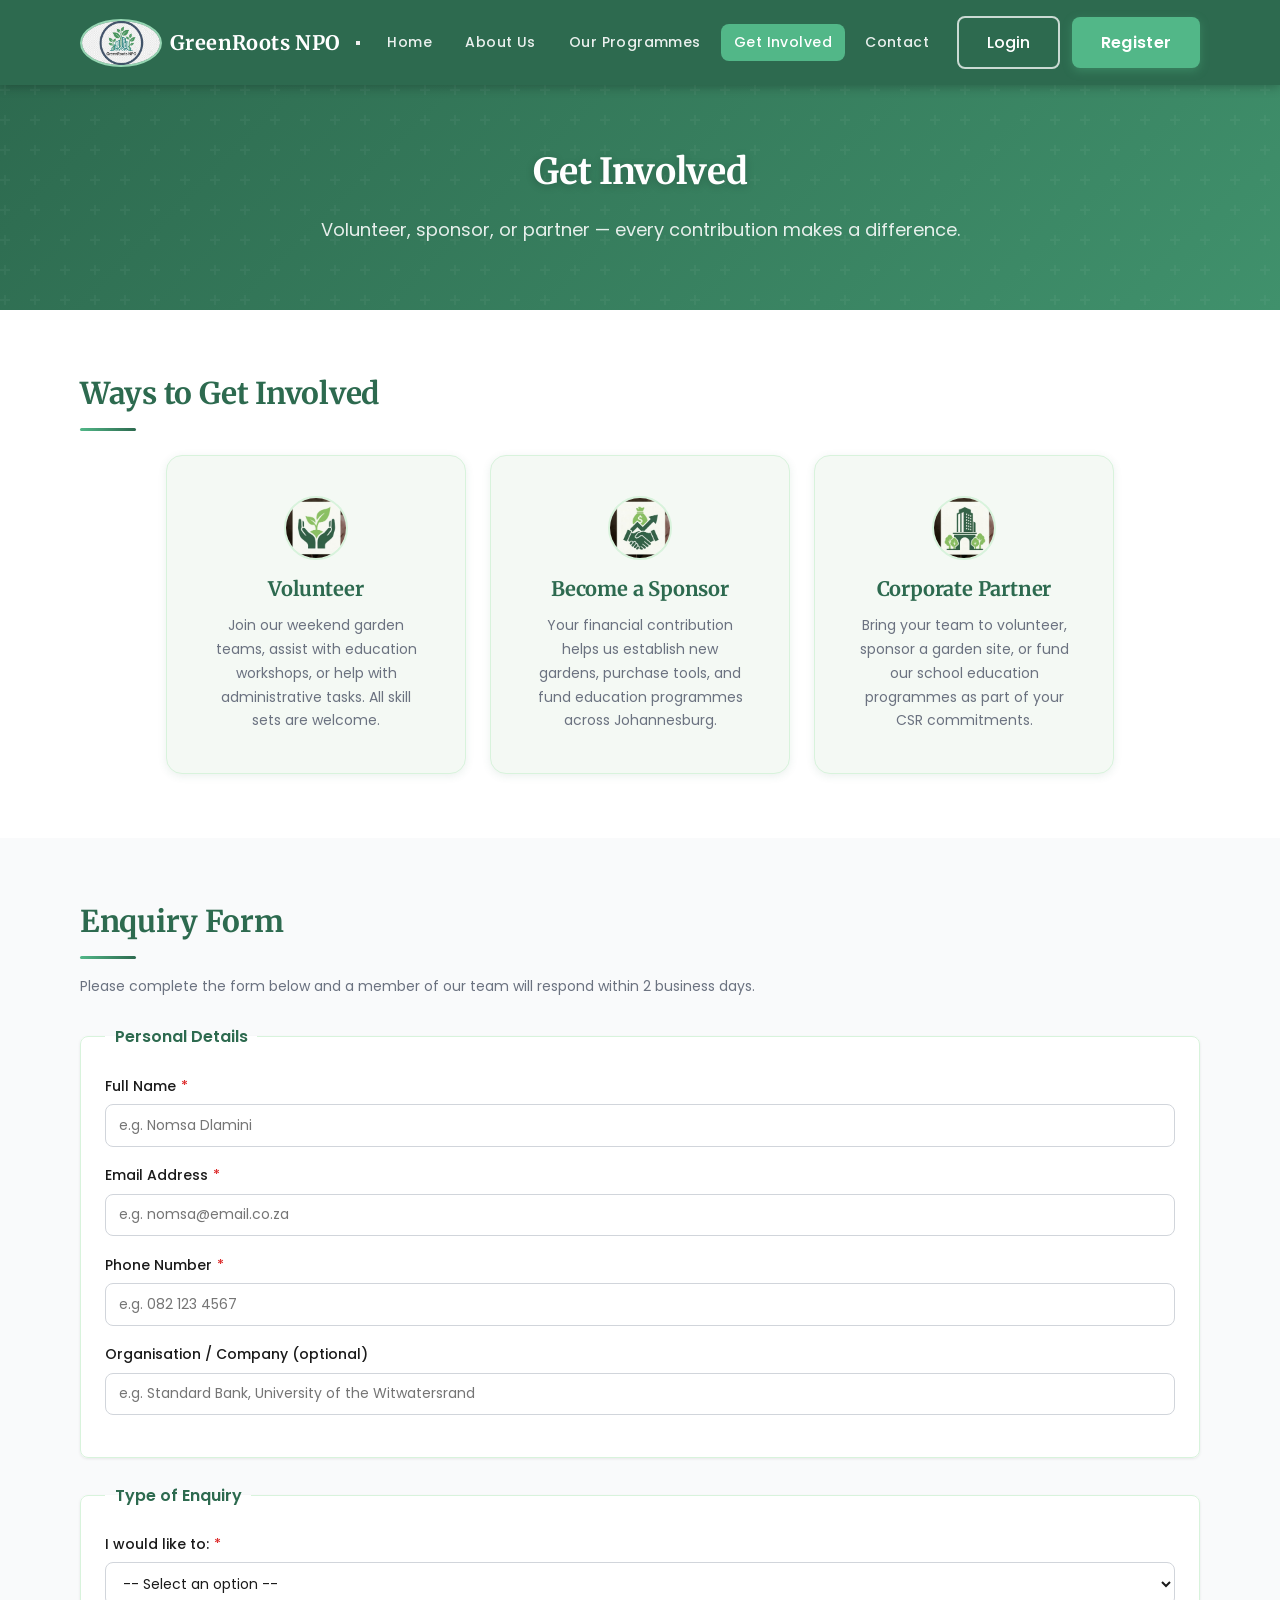
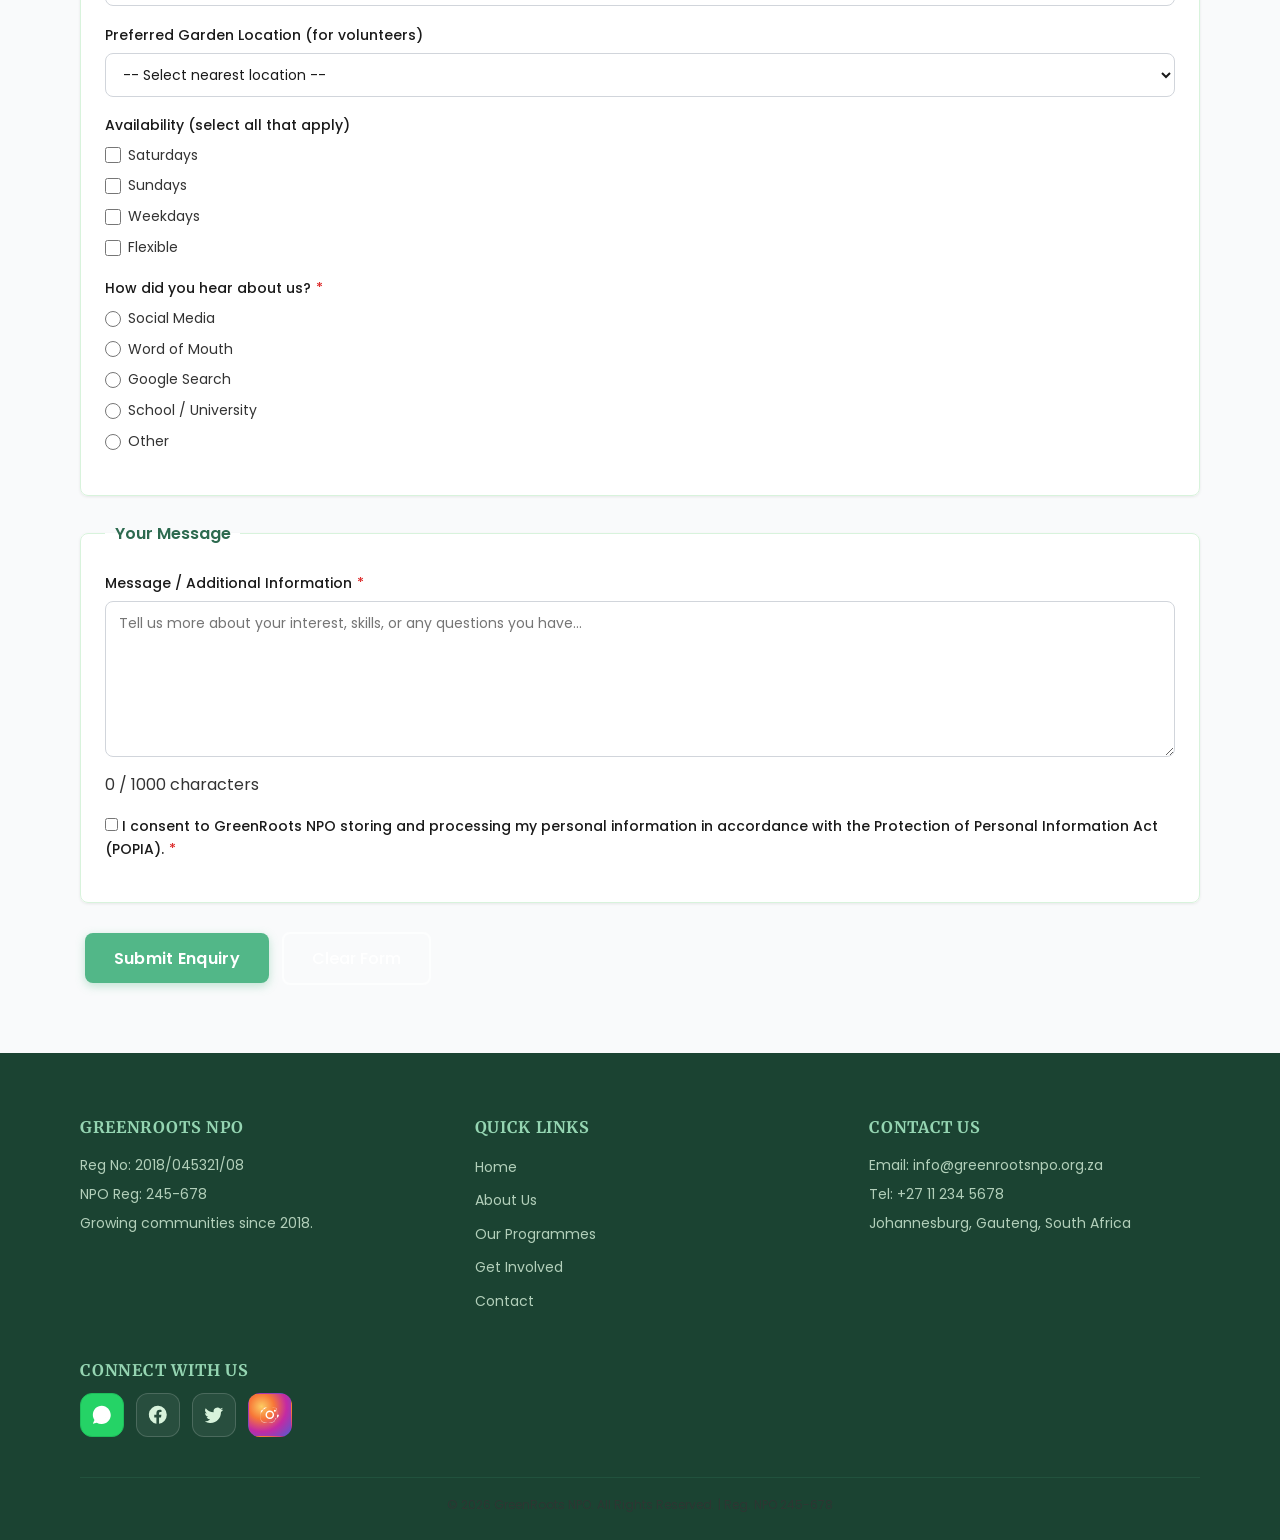
<file: enquiry.html>
<!DOCTYPE html>
<html lang="en">
<head>
    <!-- ======== SEO META TAGS (Part 3) ======== -->
    <meta charset="UTF-8">
    <meta name="viewport" content="width=device-width, initial-scale=1.0">

    <!-- Primary SEO Meta Tags -->
    <meta name="description" content="Get involved with GreenRoots NPO. Volunteer at our community gardens, become a sponsor, or enquire about corporate partnerships and donations in Johannesburg.">
    <meta name="keywords" content="volunteer Johannesburg NPO, sponsor community garden, GreenRoots get involved, corporate CSR partnership, donate urban farming, community volunteering South Africa">
    <meta name="author" content="GreenRoots NPO">
    <meta name="robots" content="index, follow">
    <meta name="theme-color" content="#2d6a4f">

    <!-- Open Graph / Social Media -->
    <meta property="og:type" content="website">
    <meta property="og:title" content="Get Involved | GreenRoots NPO">
    <meta property="og:description" content="Volunteer, sponsor, or partner with GreenRoots NPO. Every contribution grows our community gardens across Johannesburg.">
    <meta property="og:image" content="images/VOLUNTEER.jpeg">
    <meta property="og:url" content="https://greenrootsnpo.netlify.app/enquiry.html">

    <!-- Canonical URL -->
    <link rel="canonical" href="https://greenrootsnpo.netlify.app/enquiry.html">

    <title>Get Involved | GreenRoots NPO</title>

    <!-- Google Fonts -->
    <link rel="preconnect" href="https://fonts.googleapis.com">
    <link rel="preconnect" href="https://fonts.gstatic.com" crossorigin>
    <link href="https://fonts.googleapis.com/css2?family=Poppins:wght@400;500;600;700&family=Open+Sans:wght@400;600&display=swap" rel="stylesheet">

    <!-- Stylesheet -->
    <link rel="stylesheet" href="css/style.css">
</head>
<body>

    <!-- ======== HEADER ======== -->
    <header>
        <div class="logo-area">
            <img src="images/LOGO.jpeg" alt="GreenRoots NPO Logo" class="logo">
            <span class="org-name">GreenRoots NPO</span>
        </div>

        <!-- Hamburger Button -->
        <button class="hamburger" id="hamburger" aria-label="Toggle navigation menu" aria-expanded="false">
            <span></span>
            <span></span>
            <span></span>
        </button>

        <!-- ======== NAVIGATION ======== -->
        <nav id="main-nav">
            <ul>
                <li><a href="index.html">Home</a></li>
                <li><a href="about.html">About Us</a></li>
                <li><a href="services.html">Our Programmes</a></li>
                <li><a href="enquiry.html" class="active" aria-current="page">Get Involved</a></li>
                <li><a href="contact.html">Contact</a></li>
            </ul>
        </nav>
        <div class="header-actions">
            <button class="btn-secondary modal-open" data-modal="login-modal" type="button">Login</button>
            <button class="btn-primary modal-open" data-modal="register-modal" type="button">Register</button>
        </div>
    </header>

    <!-- ======== MAIN CONTENT ======== -->
    <main>

        <!-- Page Banner -->
        <section class="page-banner" aria-labelledby="enquiry-banner-heading">
            <h1 id="enquiry-banner-heading">Get Involved</h1>
            <p>Volunteer, sponsor, or partner — every contribution makes a difference.</p>
        </section>

        <!-- ======== INVOLVEMENT OPTIONS ======== -->
        <section class="content-section" aria-labelledby="involve-heading">
            <h2 id="involve-heading">Ways to Get Involved</h2>
            <div class="cards-container">

                <!-- Card: Volunteer -->
                <div class="card">
                    <img src="images/VOLUNTEER.jpeg" alt="Volunteers working together in a community garden">
                    <h3>Volunteer</h3>
                    <p>Join our weekend garden teams, assist with education workshops, or help with administrative tasks. All skill sets are welcome.</p>
                </div>

                <!-- Card: Become a Sponsor -->
                <div class="card">
                    <img src="images/SPONSOR.jpeg" alt="Sponsor shaking hands representing financial support for community gardens">
                    <h3>Become a Sponsor</h3>
                    <p>Your financial contribution helps us establish new gardens, purchase tools, and fund education programmes across Johannesburg.</p>
                </div>

                <!-- Card: Corporate Partner -->
                <div class="card">
                    <img src="images/CORPORATE BUILDING.jpeg" alt="Corporate building representing business partnership opportunities with GreenRoots NPO">
                    <h3>Corporate Partner</h3>
                    <p>Bring your team to volunteer, sponsor a garden site, or fund our school education programmes as part of your CSR commitments.</p>
                </div>

            </div>
        </section>

        <!-- ======== ENQUIRY FORM ======== -->
        <section class="form-section" aria-labelledby="enquiry-form-heading">
            <h2 id="enquiry-form-heading">Enquiry Form</h2>
            <p>Please complete the form below and a member of our team will respond within 2 business days.</p>

            <!-- Success Message (hidden by default, shown by JS after submission) -->
            <div id="enquiry-success" class="form-success" style="display:none;" role="alert">
                <h3>✅ Thank you for your enquiry!</h3>
                <p>We have received your message and will get back to you within 2 business days.</p>
            </div>

            <!--
                Enquiry Form — Part 3 JavaScript validation applied via main.js.
                All fields validated before submission.
                Inline error messages displayed below each invalid field.
            -->
            <form action="#" method="POST" id="enquiry-form" novalidate>

                <!-- ---- Personal Details ---- -->
                <fieldset>
                    <legend>Personal Details</legend>

                    <!-- Full Name -->
                    <div class="form-group">
                        <label for="full-name">Full Name <span class="required" aria-label="required">*</span></label>
                        <input
                            type="text"
                            id="full-name"
                            name="full_name"
                            placeholder="e.g. Nomsa Dlamini"
                            required
                            minlength="2"
                            maxlength="100"
                            aria-describedby="full-name-error"
                            autocomplete="name">
                        <span class="field-error" id="full-name-error" role="alert"></span>
                    </div>

                    <!-- Email Address -->
                    <div class="form-group">
                        <label for="email">Email Address <span class="required" aria-label="required">*</span></label>
                        <input
                            type="email"
                            id="email"
                            name="email"
                            placeholder="e.g. nomsa@email.co.za"
                            required
                            aria-describedby="email-error"
                            autocomplete="email">
                        <span class="field-error" id="email-error" role="alert"></span>
                    </div>

                    <!-- Phone Number -->
                    <div class="form-group">
                        <label for="phone">Phone Number <span class="required" aria-label="required">*</span></label>
                        <input
                            type="tel"
                            id="phone"
                            name="phone"
                            placeholder="e.g. 082 123 4567"
                            required
                            pattern="[0-9\s\+\-]{10,15}"
                            aria-describedby="phone-error"
                            autocomplete="tel">
                        <span class="field-error" id="phone-error" role="alert"></span>
                    </div>

                    <!-- Organisation (Optional) -->
                    <div class="form-group">
                        <label for="organisation">Organisation / Company <span class="optional">(optional)</span></label>
                        <input
                            type="text"
                            id="organisation"
                            name="organisation"
                            placeholder="e.g. Standard Bank, University of the Witwatersrand"
                            autocomplete="organization">
                    </div>
                </fieldset>

                <!-- ---- Enquiry Type ---- -->
                <fieldset>
                    <legend>Type of Enquiry</legend>

                    <!-- Enquiry Category -->
                    <div class="form-group">
                        <label for="enquiry-type">I would like to: <span class="required" aria-label="required">*</span></label>
                        <select id="enquiry-type" name="enquiry_type" required aria-describedby="enquiry-type-error">
                            <option value="" disabled selected>-- Select an option --</option>
                            <option value="volunteer">Volunteer at a Garden</option>
                            <option value="sponsor">Become a Sponsor</option>
                            <option value="corporate">Corporate Partnership Enquiry</option>
                            <option value="donate">Make a Donation</option>
                            <option value="general">General Enquiry</option>
                        </select>
                        <span class="field-error" id="enquiry-type-error" role="alert"></span>
                    </div>

                    <!-- Garden Location Preference -->
                    <div class="form-group">
                        <label for="location-preference">Preferred Garden Location <span class="optional">(for volunteers)</span></label>
                        <select id="location-preference" name="location_preference">
                            <option value="" disabled selected>-- Select nearest location --</option>
                            <option value="braamfontein">Braamfontein</option>
                            <option value="soweto">Soweto</option>
                            <option value="alexandra">Alexandra</option>
                            <option value="sandton">Sandton</option>
                            <option value="midrand">Midrand</option>
                            <option value="any">Any Location</option>
                        </select>
                    </div>

                    <!-- Availability (Checkboxes) -->
                    <div class="form-group">
                        <label>Availability <span class="optional">(select all that apply)</span></label>
                        <div class="checkbox-group" role="group" aria-label="Availability options">
                            <label><input type="checkbox" name="availability" value="saturday"> Saturdays</label>
                            <label><input type="checkbox" name="availability" value="sunday"> Sundays</label>
                            <label><input type="checkbox" name="availability" value="weekday"> Weekdays</label>
                            <label><input type="checkbox" name="availability" value="flexible"> Flexible</label>
                        </div>
                    </div>

                    <!-- How did you hear about us (Radio) -->
                    <div class="form-group">
                        <label>How did you hear about us? <span class="required" aria-label="required">*</span></label>
                        <div class="radio-group" role="radiogroup" aria-describedby="referral-error">
                            <label><input type="radio" name="referral_source" value="social_media" required> Social Media</label>
                            <label><input type="radio" name="referral_source" value="word_of_mouth"> Word of Mouth</label>
                            <label><input type="radio" name="referral_source" value="google"> Google Search</label>
                            <label><input type="radio" name="referral_source" value="school"> School / University</label>
                            <label><input type="radio" name="referral_source" value="other"> Other</label>
                        </div>
                        <span class="field-error" id="referral-error" role="alert"></span>
                    </div>
                </fieldset>

                <!-- ---- Message ---- -->
                <fieldset>
                    <legend>Your Message</legend>

                    <!-- Message Textarea -->
                    <div class="form-group">
                        <label for="message">Message / Additional Information <span class="required" aria-label="required">*</span></label>
                        <textarea
                            id="message"
                            name="message"
                            rows="6"
                            placeholder="Tell us more about your interest, skills, or any questions you have..."
                            required
                            minlength="20"
                            maxlength="1000"
                            aria-describedby="message-error"></textarea>
                        <span class="field-error" id="message-error" role="alert"></span>
                        <!-- Character counter updated by JS -->
                        <span class="char-count" id="message-count">0 / 1000 characters</span>
                    </div>

                    <!-- POPIA Consent -->
                    <div class="form-group">
                        <label class="checkbox-inline">
                            <input type="checkbox" name="popia_consent" id="popia-consent" value="yes" required aria-describedby="popia-error">
                            I consent to GreenRoots NPO storing and processing my personal information in accordance with the Protection of Personal Information Act (POPIA). <span class="required" aria-label="required">*</span>
                        </label>
                        <span class="field-error" id="popia-error" role="alert"></span>
                    </div>
                </fieldset>

                <!-- Submit / Reset Buttons -->
                <div class="form-buttons">
                    <button type="submit" class="btn-primary">Submit Enquiry</button>
                    <button type="reset" class="btn-secondary" id="enquiry-reset">Clear Form</button>
                </div>

            </form>
        </section>

    </main>

    <div id="modal-overlay" class="modal-overlay" aria-hidden="true">
        <div class="modal" role="dialog" aria-modal="true" aria-labelledby="modal-title">
            <button class="modal-close" type="button" aria-label="Close modal">×</button>
            <div class="modal-tabs">
                <button type="button" class="modal-tab active" data-auth-tab="login">Login</button>
                <button type="button" class="modal-tab" data-auth-tab="register">Register</button>
                <button type="button" class="modal-tab" data-auth-tab="forgot">Forgot Password</button>
            </div>
            <h2 class="modal-heading" id="modal-title">Login to GreenRoots</h2>

            <form class="auth-form active" data-auth-tab="login" id="login-form">
                <div class="form-group">
                    <label for="login-email">Email</label>
                    <input type="email" id="login-email" name="login-email" placeholder="you@example.com" required>
                    <span class="field-error" id="login-email-error"></span>
                </div>
                <div class="form-group">
                    <label for="login-password">Password</label>
                    <input type="password" id="login-password" name="login-password" placeholder="********" required>
                    <span class="field-error" id="login-password-error"></span>
                </div>
                <div class="form-group checkbox-group">
                    <label><input type="checkbox" id="login-remember" name="remember"> Remember me</label>
                </div>
                <div class="modal-footer">
                    <button class="btn-secondary" type="button" aria-label="Close login modal">Cancel</button>
                    <button class="btn-primary" type="submit">Login</button>
                </div>
                <p class="modal-note">Forgot your password? <a href="#" class="auth-forgot-link">Reset it here</a>.</p>
            </form>

            <form class="auth-form" data-auth-tab="register" id="register-form">
                <div class="form-group">
                    <label for="register-name">Full Name</label>
                    <input type="text" id="register-name" name="register-name" placeholder="Your full name" required>
                    <span class="field-error" id="register-name-error"></span>
                </div>
                <div class="form-group">
                    <label for="register-email">Email</label>
                    <input type="email" id="register-email" name="register-email" placeholder="you@example.com" required>
                    <span class="field-error" id="register-email-error"></span>
                </div>
                <div class="form-group">
                    <label for="register-password">Password</label>
                    <input type="password" id="register-password" name="register-password" placeholder="Create a password" required>
                    <span class="field-error" id="register-password-error"></span>
                </div>
                <div class="form-group">
                    <label for="register-password-confirm">Confirm Password</label>
                    <input type="password" id="register-password-confirm" name="register-password-confirm" placeholder="Re-enter password" required>
                    <span class="field-error" id="register-password-confirm-error"></span>
                </div>
                <div class="modal-footer">
                    <button class="btn-secondary" type="button" aria-label="Close registration modal">Cancel</button>
                    <button class="btn-primary" type="submit">Register</button>
                </div>
                <p class="modal-note">Already a member? <a href="#" class="auth-back-to-login">Login here</a>.</p>
            </form>

            <form class="auth-form" data-auth-tab="forgot" id="forgot-form">
                <div class="form-group">
                    <label for="forgot-email">Email</label>
                    <input type="email" id="forgot-email" name="forgot-email" placeholder="you@example.com" required>
                    <span class="field-error" id="forgot-email-error"></span>
                </div>
                <div class="modal-footer">
                    <button class="btn-secondary" type="button" aria-label="Close reset password modal">Cancel</button>
                    <button class="btn-primary" type="submit">Send Reset Link</button>
                </div>
                <p class="modal-note">Remembered your password? <a href="#" class="auth-back-to-login">Go back to login</a>.</p>
            </form>
        </div>
    </div>

    <!-- ======== FOOTER ======== -->
    <footer>
        <div class="footer-columns">
            <div class="footer-col">
                <h4>GreenRoots NPO</h4>
                <p>Reg No: 2018/045321/08</p>
                <p>NPO Reg: 245-678</p>
                <p>Growing communities since 2018.</p>
            </div>
            <div class="footer-col">
                <h4>Quick Links</h4>
                <ul>
                    <li><a href="index.html">Home</a></li>
                    <li><a href="about.html">About Us</a></li>
                    <li><a href="services.html">Our Programmes</a></li>
                    <li><a href="enquiry.html">Get Involved</a></li>
                    <li><a href="contact.html">Contact</a></li>
                </ul>
            </div>
            <div class="footer-col">
                <h4>Contact Us</h4>
                <p>Email: info@greenrootsnpo.org.za</p>
                <p>Tel: +27 11 234 5678</p>
                <p>Johannesburg, Gauteng, South Africa</p>
            </div>
        </div>
        <div class="footer-social">
            <h4>Connect With Us</h4>
            <div class="social-links">
                <a class="social-icon whatsapp" href="https://wa.me/27112345678" target="_blank" rel="noopener noreferrer" aria-label="Chat with GreenRoots on WhatsApp">
                    <svg viewBox="0 0 24 24" aria-hidden="true"><path fill="currentColor" d="M12 2.04C6.48 2.04 2.04 6.48 2.04 12.01c0 2.12.66 4.08 1.8 5.69L2 22l4.4-1.14a9.96 9.96 0 0 0 5.6 1.45c5.52 0 9.96-4.45 9.96-9.96S17.52 2.04 12 2.04Zm4.66 13.22c-.2.55-1.18 1.05-1.62 1.12-.42.07-.92.11-3.02-.53-2.12-.65-3.47-1.86-4.12-3.17-.52-1.02-.57-1.9-.57-2.01 0-.12 0-.43.17-.58.13-.12.3-.2.45-.3.15-.1.35-.24.52-.36.18-.12.25-.2.38-.32.12-.12.06-.18-.02-.3-.08-.12-.95-2.28-1.3-3.13-.34-.82-.69-.7-.96-.71h-.82c-.24 0-.62.09-.95.45-.32.37-1.22 1.19-1.22 2.9 0 1.72 1.25 3.38 1.42 3.61.17.23 2.45 3.77 5.94 5.27 3.05 1.35 3.05.9 3.6.84.55-.07 1.78-.72 2.03-1.42.24-.7.24-1.3.17-1.42-.07-.12-.26-.18-.55-.3Z"/></svg>
                </a>
                <a href="https://www.facebook.com" target="_blank" rel="noopener noreferrer" aria-label="Visit GreenRoots on Facebook">
                    <svg viewBox="0 0 24 24" aria-hidden="true"><path fill="currentColor" d="M22 12a10 10 0 1 0-11.54 9.9v-7h-2.4V12h2.4v-1.84c0-2.37 1.4-3.69 3.55-3.69 1.03 0 2.1.18 2.1.18v2.31h-1.18c-1.17 0-1.54.73-1.54 1.48V12h2.62l-.42 2.9h-2.2v7A10 10 0 0 0 22 12Z"/></svg>
                </a>
                <a href="https://twitter.com" target="_blank" rel="noopener noreferrer" aria-label="Visit GreenRoots on Twitter">
                    <svg viewBox="0 0 24 24" aria-hidden="true"><path fill="currentColor" d="M22.46 6c-.77.34-1.6.57-2.46.67a4.3 4.3 0 0 0 1.88-2.37 8.66 8.66 0 0 1-2.72 1.04 4.29 4.29 0 0 0-7.3 3.91 12.17 12.17 0 0 1-8.84-4.48 4.28 4.28 0 0 0 1.33 5.72 4.26 4.26 0 0 1-1.94-.54v.05a4.29 4.29 0 0 0 3.44 4.2 4.3 4.3 0 0 1-1.93.07 4.29 4.29 0 0 0 4 2.98A8.6 8.6 0 0 1 2 19.54 12.14 12.14 0 0 0 8.29 21c7.55 0 11.68-6.26 11.68-11.68 0-.18-.01-.35-.02-.53A8.36 8.36 0 0 0 22.46 6Z"/></svg>
                </a>
                <a class="social-icon instagram" href="https://www.instagram.com" target="_blank" rel="noopener noreferrer" aria-label="Visit GreenRoots on Instagram">
                    <svg viewBox="0 0 24 24" aria-hidden="true"><path fill="currentColor" d="M12 7.2a4.8 4.8 0 1 0 0 9.6 4.8 4.8 0 0 0 0-9.6Zm0 7.92a3.12 3.12 0 1 1 0-6.24 3.12 3.12 0 0 1 0 6.24ZM17.67 6.3a1.12 1.12 0 1 0 0 2.24 1.12 1.12 0 0 0 0-2.24ZM20 12c0-1.43-.04-2.86-.12-4.28-.08-1.32-.47-2.21-.99-2.77-.52-.56-1.23-.9-2.14-1C14.98 3.55 13.55 3.5 12 3.5s-2.98.05-4.75.45c-.91.1-1.62.44-2.14 1-.52.56-.91 1.45-.99 2.77C2.04 9.14 2 10.57 2 12s.04 2.86.12 4.28c.08 1.32.47 2.21.99 2.77.52.56 1.23.9 2.14 1 1.77.4 3.2.45 4.75.45s2.98-.05 4.75-.45c.91-.1 1.62-.44 2.14-1 .52-.56.91-1.45.99-2.77C21.96 14.86 22 13.43 22 12Zm-2 5.28c-.06.9-.34 1.4-.56 1.71-.24.34-.56.66-1.12.98-.57.33-1.18.47-1.96.53-1.22.1-1.68.12-4.36.12s-3.14-.02-4.36-.12c-.78-.06-1.39-.2-1.96-.53-.56-.32-.88-.64-1.12-.98-.22-.31-.5-.81-.56-1.71-.09-1.17-.12-1.53-.12-4.16s.03-2.99.12-4.16c.06-.9.34-1.4.56-1.71.24-.34.56-.66 1.12-.98.57-.33 1.18-.47 1.96-.53C8.86 3.5 9.32 3.48 12 3.48s3.14.02 4.36.12c.78.06 1.39.2 1.96.53.56.32.88.64 1.12.98.22.31.5.81.56 1.71.09 1.17.12 1.53.12 4.16s-.03 2.99-.12 4.16Z"/></svg>
                </a>
            </div>
        </div>
        <div class="footer-bottom">
            <p>&copy; 2026 GreenRoots NPO. All Rights Reserved. | Reg. NPO 245-678</p>
        </div>
    </footer>

    <!-- JavaScript -->
    <script src="js/main.js"></script>

</body>
</html>
</file>
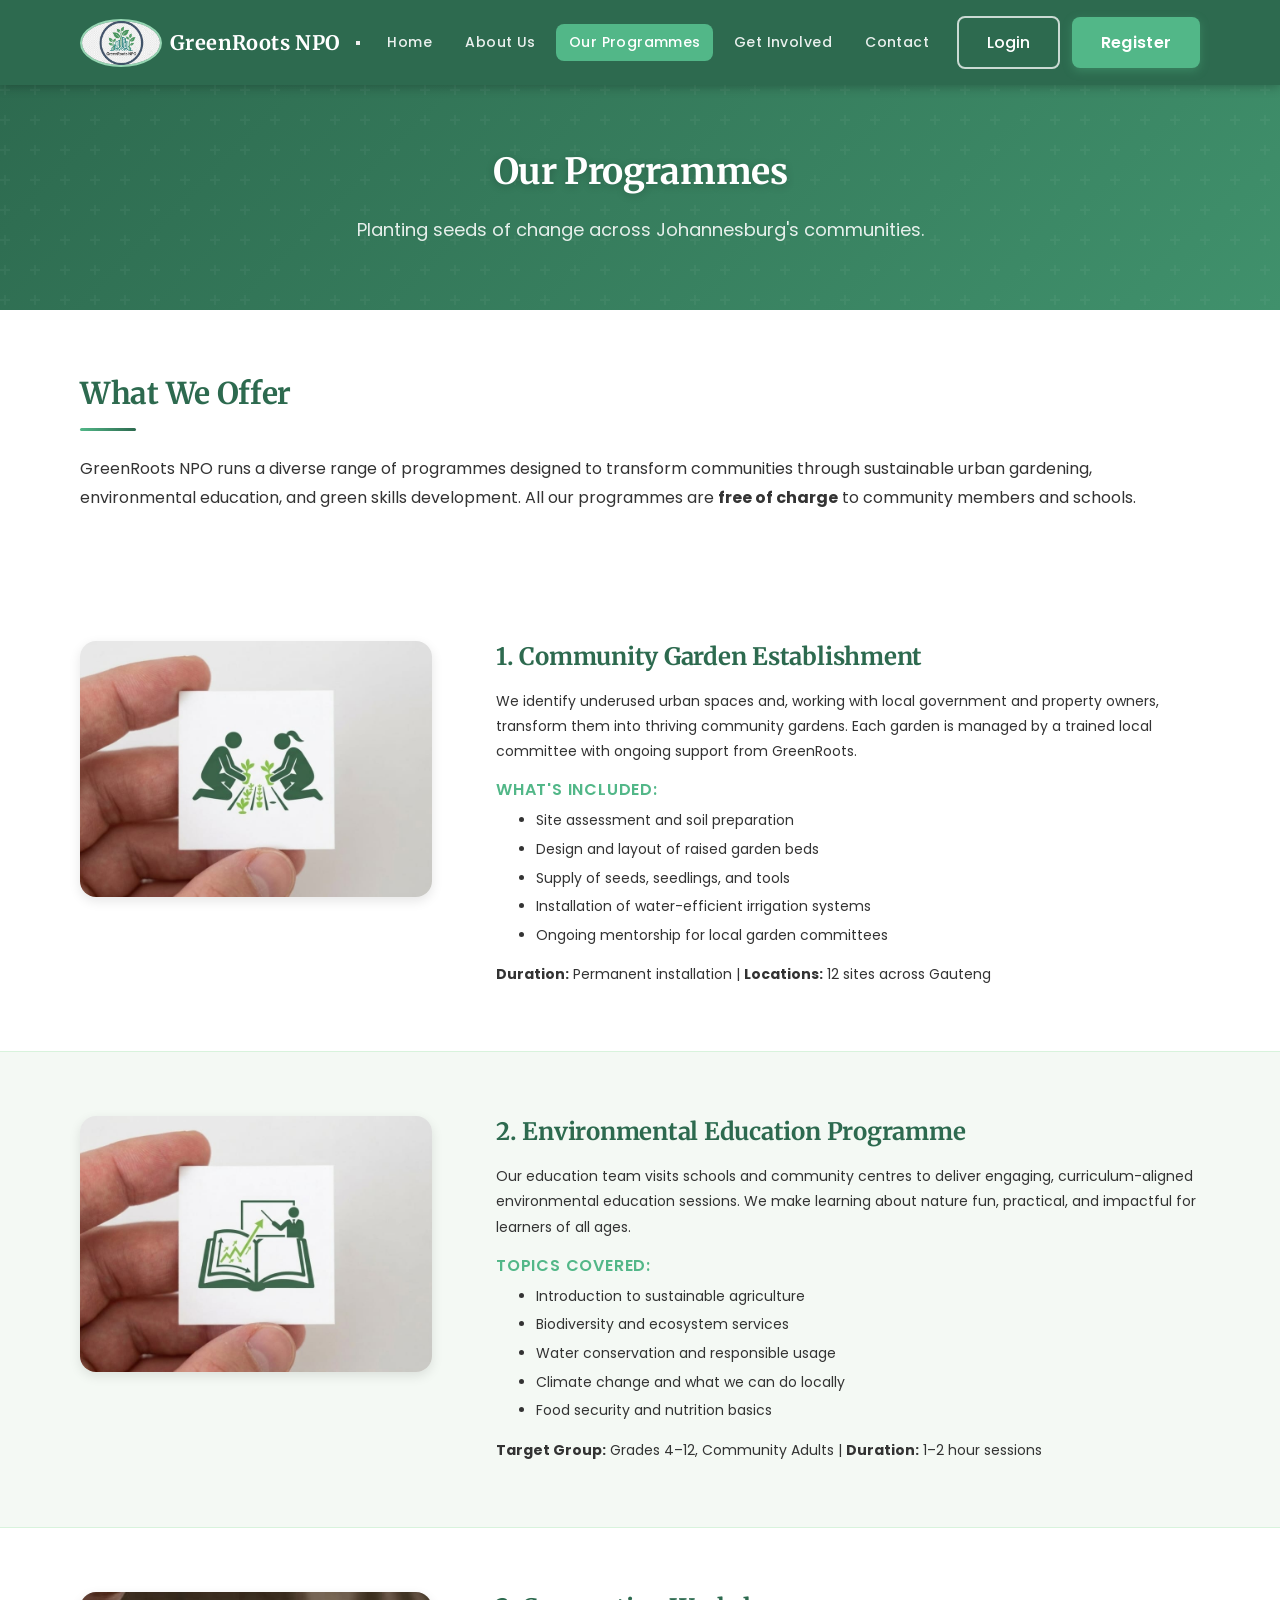
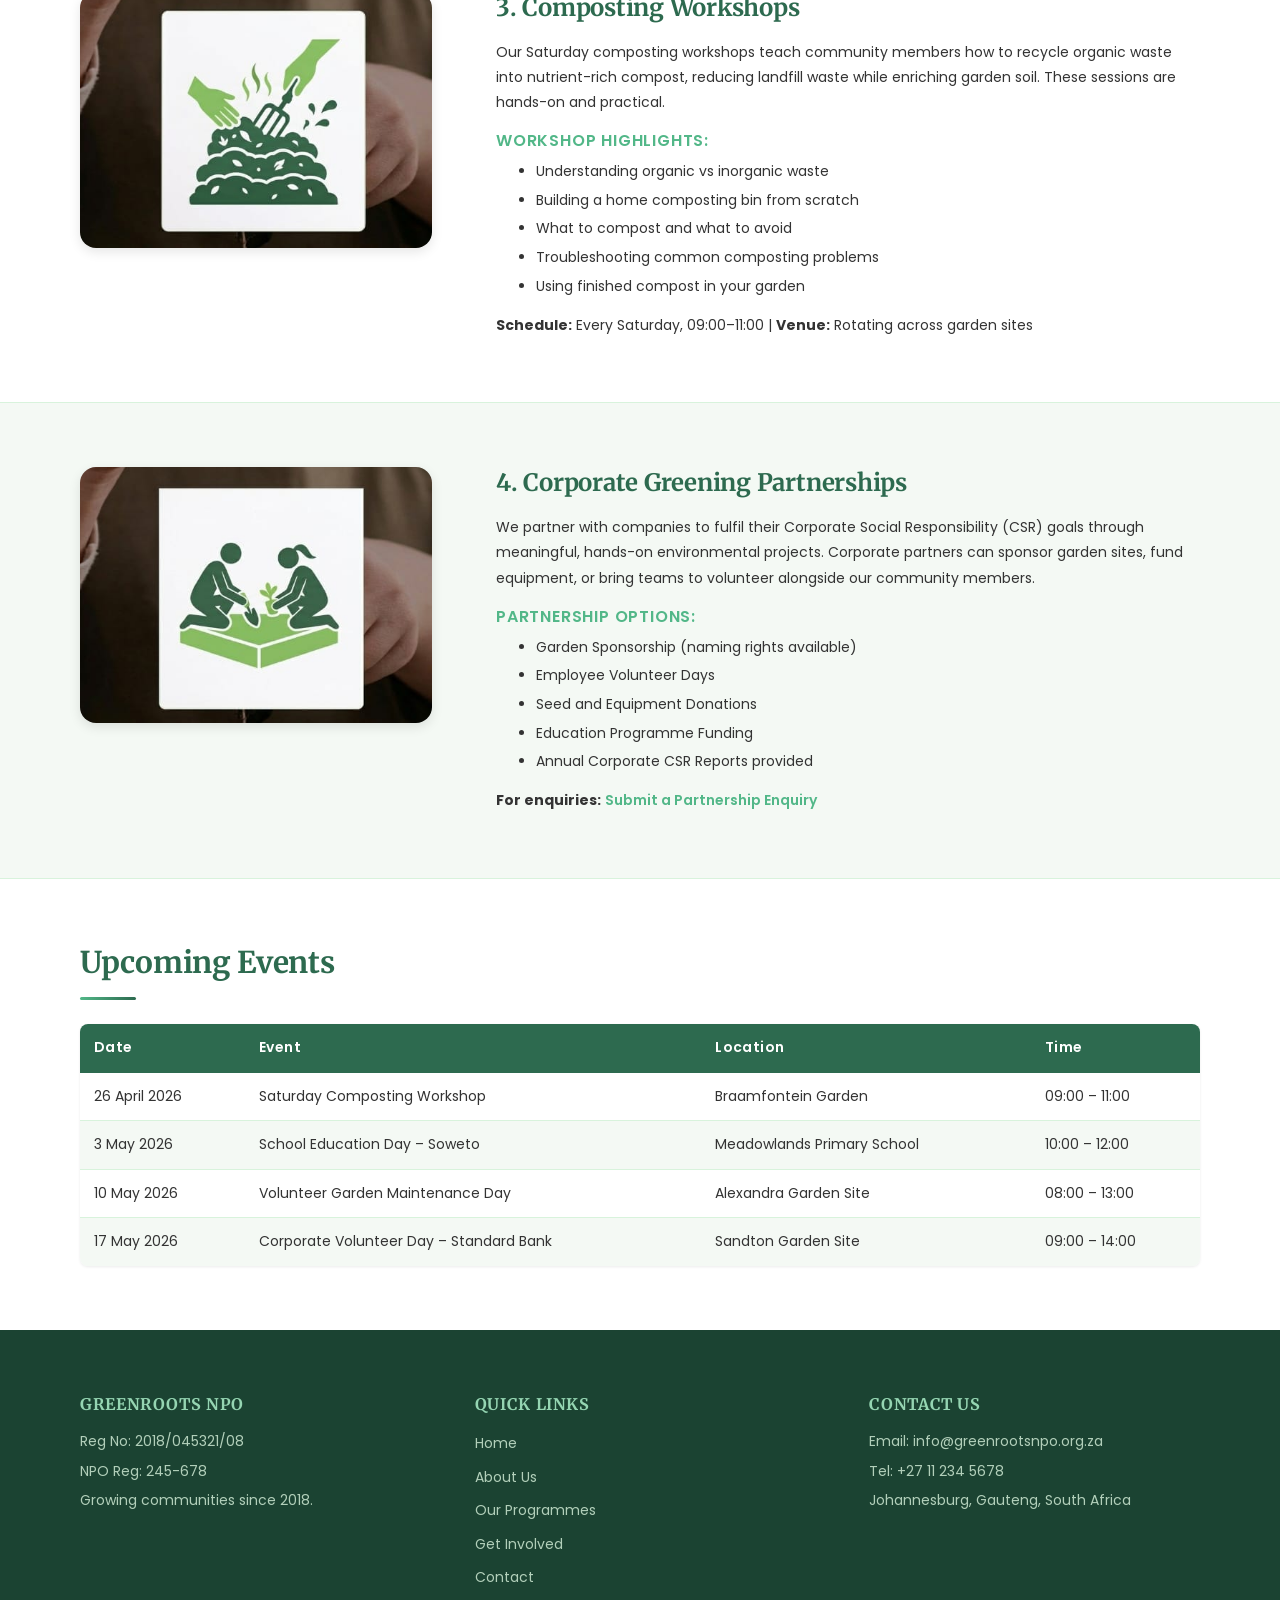
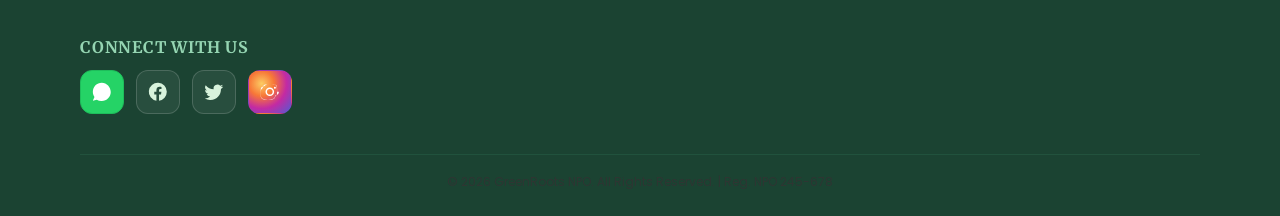
<file: services.html>
<!DOCTYPE html>
<html lang="en">
<head>
    <!-- ======== SEO META TAGS (Part 3) ======== -->
    <meta charset="UTF-8">
    <meta name="viewport" content="width=device-width, initial-scale=1.0">

    <!-- Primary SEO Meta Tags -->
    <meta name="description" content="Explore GreenRoots NPO's community programmes — garden establishment, environmental education, composting workshops, and corporate greening partnerships in Johannesburg.">
    <meta name="keywords" content="community gardening programmes Johannesburg, environmental education NPO, composting workshops, urban farming South Africa, corporate CSR gardening, GreenRoots programmes">
    <meta name="author" content="GreenRoots NPO">
    <meta name="robots" content="index, follow">
    <meta name="theme-color" content="#2d6a4f">

    <!-- Open Graph / Social Media -->
    <meta property="og:type" content="website">
    <meta property="og:title" content="Our Programmes | GreenRoots NPO">
    <meta property="og:description" content="Discover all GreenRoots NPO programmes — free community gardening, environmental education, composting workshops and corporate partnerships across Johannesburg.">
    <meta property="og:image" content="images/Garden establishment.jpeg">
    <meta property="og:url" content="https://greenrootsnpo.netlify.app/services.html">

    <!-- Canonical URL -->
    <link rel="canonical" href="https://greenrootsnpo.netlify.app/services.html">

    <title>Our Programmes | GreenRoots NPO</title>

    <!-- Google Fonts -->
    <link rel="preconnect" href="https://fonts.googleapis.com">
    <link rel="preconnect" href="https://fonts.gstatic.com" crossorigin>
    <link href="https://fonts.googleapis.com/css2?family=Poppins:wght@400;500;600;700&family=Open+Sans:wght@400;600&display=swap" rel="stylesheet">

    <!-- Stylesheet -->
    <link rel="stylesheet" href="css/style.css">
</head>
<body>

    <!-- ======== HEADER ======== -->
    <header>
        <div class="logo-area">
            <img src="images/LOGO.jpeg" alt="GreenRoots NPO Logo" class="logo">
            <span class="org-name">GreenRoots NPO</span>
        </div>

        <!-- Hamburger Button -->
        <button class="hamburger" id="hamburger" aria-label="Toggle navigation menu" aria-expanded="false">
            <span></span>
            <span></span>
            <span></span>
        </button>

        <!-- ======== NAVIGATION ======== -->
        <nav id="main-nav">
            <ul>
                <li><a href="index.html">Home</a></li>
                <li><a href="about.html">About Us</a></li>
                <li><a href="services.html" class="active" aria-current="page">Our Programmes</a></li>
                <li><a href="enquiry.html">Get Involved</a></li>
                <li><a href="contact.html">Contact</a></li>
            </ul>
        </nav>
        <div class="header-actions">
            <button class="btn-secondary modal-open" data-modal="login-modal" type="button">Login</button>
            <button class="btn-primary modal-open" data-modal="register-modal" type="button">Register</button>
        </div>
    </header>

    <!-- ======== MAIN CONTENT ======== -->
    <main>

        <!-- Page Banner -->
        <section class="page-banner" aria-labelledby="services-banner-heading">
            <h1 id="services-banner-heading">Our Programmes</h1>
            <p>Planting seeds of change across Johannesburg's communities.</p>
        </section>

        <!-- ======== PROGRAMME OVERVIEW ======== -->
        <section class="content-section" aria-labelledby="programmes-overview-heading">
            <h2 id="programmes-overview-heading">What We Offer</h2>
            <p>GreenRoots NPO runs a diverse range of programmes designed to transform communities through sustainable urban gardening, environmental education, and green skills development. All our programmes are <strong>free of charge</strong> to community members and schools.</p>
        </section>

        <!-- ======== PROGRAMME 1: COMMUNITY GARDENS ======== -->
        <section class="programme-section" aria-labelledby="prog1-heading">
            <div class="programme-image">
                <img src="images/Garden establishment.jpeg" alt="Volunteers planting seedlings in raised garden beds at a GreenRoots community garden">
            </div>
            <div class="programme-details">
                <h2 id="prog1-heading">1. Community Garden Establishment</h2>
                <p>We identify underused urban spaces and, working with local government and property owners, transform them into thriving community gardens. Each garden is managed by a trained local committee with ongoing support from GreenRoots.</p>
                <h3>What's Included:</h3>
                <ul>
                    <li>Site assessment and soil preparation</li>
                    <li>Design and layout of raised garden beds</li>
                    <li>Supply of seeds, seedlings, and tools</li>
                    <li>Installation of water-efficient irrigation systems</li>
                    <li>Ongoing mentorship for local garden committees</li>
                </ul>
                <p><strong>Duration:</strong> Permanent installation | <strong>Locations:</strong> 12 sites across Gauteng</p>
            </div>
        </section>

        <!-- ======== PROGRAMME 2: EDUCATION ======== -->
        <section class="programme-section alt-layout" aria-labelledby="prog2-heading">
            <div class="programme-details">
                <h2 id="prog2-heading">2. Environmental Education Programme</h2>
                <p>Our education team visits schools and community centres to deliver engaging, curriculum-aligned environmental education sessions. We make learning about nature fun, practical, and impactful for learners of all ages.</p>
                <h3>Topics Covered:</h3>
                <ul>
                    <li>Introduction to sustainable agriculture</li>
                    <li>Biodiversity and ecosystem services</li>
                    <li>Water conservation and responsible usage</li>
                    <li>Climate change and what we can do locally</li>
                    <li>Food security and nutrition basics</li>
                </ul>
                <p><strong>Target Group:</strong> Grades 4–12, Community Adults | <strong>Duration:</strong> 1–2 hour sessions</p>
            </div>
            <div class="programme-image">
                <img src="images/ENVIRONMENTAL EDUCATION.jpeg" alt="GreenRoots educator presenting an environmental lesson to school learners outdoors">
            </div>
        </section>

        <!-- ======== PROGRAMME 3: COMPOSTING ======== -->
        <section class="programme-section" aria-labelledby="prog3-heading">
            <div class="programme-image">
                <img src="images/COMPOST WORKSHOPS.jpeg" alt="Community member turning a compost pile at a Saturday GreenRoots workshop">
            </div>
            <div class="programme-details">
                <h2 id="prog3-heading">3. Composting Workshops</h2>
                <p>Our Saturday composting workshops teach community members how to recycle organic waste into nutrient-rich compost, reducing landfill waste while enriching garden soil. These sessions are hands-on and practical.</p>
                <h3>Workshop Highlights:</h3>
                <ul>
                    <li>Understanding organic vs inorganic waste</li>
                    <li>Building a home composting bin from scratch</li>
                    <li>What to compost and what to avoid</li>
                    <li>Troubleshooting common composting problems</li>
                    <li>Using finished compost in your garden</li>
                </ul>
                <p><strong>Schedule:</strong> Every Saturday, 09:00–11:00 | <strong>Venue:</strong> Rotating across garden sites</p>
            </div>
        </section>

        <!-- ======== PROGRAMME 4: CORPORATE GREENING ======== -->
        <section class="programme-section alt-layout" aria-labelledby="prog4-heading">
            <div class="programme-details">
                <h2 id="prog4-heading">4. Corporate Greening Partnerships</h2>
                <p>We partner with companies to fulfil their Corporate Social Responsibility (CSR) goals through meaningful, hands-on environmental projects. Corporate partners can sponsor garden sites, fund equipment, or bring teams to volunteer alongside our community members.</p>
                <h3>Partnership Options:</h3>
                <ul>
                    <li>Garden Sponsorship (naming rights available)</li>
                    <li>Employee Volunteer Days</li>
                    <li>Seed and Equipment Donations</li>
                    <li>Education Programme Funding</li>
                    <li>Annual Corporate CSR Reports provided</li>
                </ul>
                <p><strong>For enquiries:</strong> <a href="enquiry.html">Submit a Partnership Enquiry</a></p>
            </div>
            <div class="programme-image">
                <img src="images/CORPORATE GREENING.jpeg" alt="Corporate volunteers in branded t-shirts working in a GreenRoots community garden">
            </div>
        </section>

        <!-- ======== UPCOMING EVENTS ======== -->
        <section class="content-section" aria-labelledby="events-heading">
            <h2 id="events-heading">Upcoming Events</h2>
            <table>
                <thead>
                    <tr>
                        <th scope="col">Date</th>
                        <th scope="col">Event</th>
                        <th scope="col">Location</th>
                        <th scope="col">Time</th>
                    </tr>
                </thead>
                <tbody>
                    <tr>
                        <td>26 April 2026</td>
                        <td>Saturday Composting Workshop</td>
                        <td>Braamfontein Garden</td>
                        <td>09:00 – 11:00</td>
                    </tr>
                    <tr>
                        <td>3 May 2026</td>
                        <td>School Education Day – Soweto</td>
                        <td>Meadowlands Primary School</td>
                        <td>10:00 – 12:00</td>
                    </tr>
                    <tr>
                        <td>10 May 2026</td>
                        <td>Volunteer Garden Maintenance Day</td>
                        <td>Alexandra Garden Site</td>
                        <td>08:00 – 13:00</td>
                    </tr>
                    <tr>
                        <td>17 May 2026</td>
                        <td>Corporate Volunteer Day – Standard Bank</td>
                        <td>Sandton Garden Site</td>
                        <td>09:00 – 14:00</td>
                    </tr>
                </tbody>
            </table>
        </section>

    </main>

    <div id="modal-overlay" class="modal-overlay" aria-hidden="true">
        <div class="modal" role="dialog" aria-modal="true" aria-labelledby="modal-title">
            <button class="modal-close" type="button" aria-label="Close modal">×</button>
            <div class="modal-tabs">
                <button type="button" class="modal-tab active" data-auth-tab="login">Login</button>
                <button type="button" class="modal-tab" data-auth-tab="register">Register</button>
                <button type="button" class="modal-tab" data-auth-tab="forgot">Forgot Password</button>
            </div>
            <h2 class="modal-heading" id="modal-title">Login to GreenRoots</h2>

            <form class="auth-form active" data-auth-tab="login" id="login-form">
                <div class="form-group">
                    <label for="login-email">Email</label>
                    <input type="email" id="login-email" name="login-email" placeholder="you@example.com" required>
                    <span class="field-error" id="login-email-error"></span>
                </div>
                <div class="form-group">
                    <label for="login-password">Password</label>
                    <input type="password" id="login-password" name="login-password" placeholder="********" required>
                    <span class="field-error" id="login-password-error"></span>
                </div>
                <div class="form-group checkbox-group">
                    <label><input type="checkbox" id="login-remember" name="remember"> Remember me</label>
                </div>
                <div class="modal-footer">
                    <button class="btn-secondary" type="button" aria-label="Close login modal">Cancel</button>
                    <button class="btn-primary" type="submit">Login</button>
                </div>
                <p class="modal-note">Forgot your password? <a href="#" class="auth-forgot-link">Reset it here</a>.</p>
            </form>

            <form class="auth-form" data-auth-tab="register" id="register-form">
                <div class="form-group">
                    <label for="register-name">Full Name</label>
                    <input type="text" id="register-name" name="register-name" placeholder="Your full name" required>
                    <span class="field-error" id="register-name-error"></span>
                </div>
                <div class="form-group">
                    <label for="register-email">Email</label>
                    <input type="email" id="register-email" name="register-email" placeholder="you@example.com" required>
                    <span class="field-error" id="register-email-error"></span>
                </div>
                <div class="form-group">
                    <label for="register-password">Password</label>
                    <input type="password" id="register-password" name="register-password" placeholder="Create a password" required>
                    <span class="field-error" id="register-password-error"></span>
                </div>
                <div class="form-group">
                    <label for="register-password-confirm">Confirm Password</label>
                    <input type="password" id="register-password-confirm" name="register-password-confirm" placeholder="Re-enter password" required>
                    <span class="field-error" id="register-password-confirm-error"></span>
                </div>
                <div class="modal-footer">
                    <button class="btn-secondary" type="button" aria-label="Close registration modal">Cancel</button>
                    <button class="btn-primary" type="submit">Register</button>
                </div>
                <p class="modal-note">Already a member? <a href="#" class="auth-back-to-login">Login here</a>.</p>
            </form>

            <form class="auth-form" data-auth-tab="forgot" id="forgot-form">
                <div class="form-group">
                    <label for="forgot-email">Email</label>
                    <input type="email" id="forgot-email" name="forgot-email" placeholder="you@example.com" required>
                    <span class="field-error" id="forgot-email-error"></span>
                </div>
                <div class="modal-footer">
                    <button class="btn-secondary" type="button" aria-label="Close reset password modal">Cancel</button>
                    <button class="btn-primary" type="submit">Send Reset Link</button>
                </div>
                <p class="modal-note">Remembered your password? <a href="#" class="auth-back-to-login">Go back to login</a>.</p>
            </form>
        </div>
    </div>

    <!-- ======== FOOTER ======== -->
    <footer>
        <div class="footer-columns">
            <div class="footer-col">
                <h4>GreenRoots NPO</h4>
                <p>Reg No: 2018/045321/08</p>
                <p>NPO Reg: 245-678</p>
                <p>Growing communities since 2018.</p>
            </div>
            <div class="footer-col">
                <h4>Quick Links</h4>
                <ul>
                    <li><a href="index.html">Home</a></li>
                    <li><a href="about.html">About Us</a></li>
                    <li><a href="services.html">Our Programmes</a></li>
                    <li><a href="enquiry.html">Get Involved</a></li>
                    <li><a href="contact.html">Contact</a></li>
                </ul>
            </div>
            <div class="footer-col">
                <h4>Contact Us</h4>
                <p>Email: info@greenrootsnpo.org.za</p>
                <p>Tel: +27 11 234 5678</p>
                <p>Johannesburg, Gauteng, South Africa</p>
            </div>
        </div>
        <div class="footer-social">
            <h4>Connect With Us</h4>
            <div class="social-links">
                <a class="social-icon whatsapp" href="https://wa.me/27112345678" target="_blank" rel="noopener noreferrer" aria-label="Chat with GreenRoots on WhatsApp">
                    <svg viewBox="0 0 24 24" aria-hidden="true"><path fill="currentColor" d="M12 2.04C6.48 2.04 2.04 6.48 2.04 12.01c0 2.12.66 4.08 1.8 5.69L2 22l4.4-1.14a9.96 9.96 0 0 0 5.6 1.45c5.52 0 9.96-4.45 9.96-9.96S17.52 2.04 12 2.04Zm4.66 13.22c-.2.55-1.18 1.05-1.62 1.12-.42.07-.92.11-3.02-.53-2.12-.65-3.47-1.86-4.12-3.17-.52-1.02-.57-1.9-.57-2.01 0-.12 0-.43.17-.58.13-.12.3-.2.45-.3.15-.1.35-.24.52-.36.18-.12.25-.2.38-.32.12-.12.06-.18-.02-.3-.08-.12-.95-2.28-1.3-3.13-.34-.82-.69-.7-.96-.71h-.82c-.24 0-.62.09-.95.45-.32.37-1.22 1.19-1.22 2.9 0 1.72 1.25 3.38 1.42 3.61.17.23 2.45 3.77 5.94 5.27 3.05 1.35 3.05.9 3.6.84.55-.07 1.78-.72 2.03-1.42.24-.7.24-1.3.17-1.42-.07-.12-.26-.18-.55-.3Z"/></svg>
                </a>
                <a href="https://www.facebook.com" target="_blank" rel="noopener noreferrer" aria-label="Visit GreenRoots on Facebook">
                    <svg viewBox="0 0 24 24" aria-hidden="true"><path fill="currentColor" d="M22 12a10 10 0 1 0-11.54 9.9v-7h-2.4V12h2.4v-1.84c0-2.37 1.4-3.69 3.55-3.69 1.03 0 2.1.18 2.1.18v2.31h-1.18c-1.17 0-1.54.73-1.54 1.48V12h2.62l-.42 2.9h-2.2v7A10 10 0 0 0 22 12Z"/></svg>
                </a>
                <a href="https://twitter.com" target="_blank" rel="noopener noreferrer" aria-label="Visit GreenRoots on Twitter">
                    <svg viewBox="0 0 24 24" aria-hidden="true"><path fill="currentColor" d="M22.46 6c-.77.34-1.6.57-2.46.67a4.3 4.3 0 0 0 1.88-2.37 8.66 8.66 0 0 1-2.72 1.04 4.29 4.29 0 0 0-7.3 3.91 12.17 12.17 0 0 1-8.84-4.48 4.28 4.28 0 0 0 1.33 5.72 4.26 4.26 0 0 1-1.94-.54v.05a4.29 4.29 0 0 0 3.44 4.2 4.3 4.3 0 0 1-1.93.07 4.29 4.29 0 0 0 4 2.98A8.6 8.6 0 0 1 2 19.54 12.14 12.14 0 0 0 8.29 21c7.55 0 11.68-6.26 11.68-11.68 0-.18-.01-.35-.02-.53A8.36 8.36 0 0 0 22.46 6Z"/></svg>
                </a>
                <a class="social-icon instagram" href="https://www.instagram.com" target="_blank" rel="noopener noreferrer" aria-label="Visit GreenRoots on Instagram">
                    <svg viewBox="0 0 24 24" aria-hidden="true"><path fill="currentColor" d="M12 7.2a4.8 4.8 0 1 0 0 9.6 4.8 4.8 0 0 0 0-9.6Zm0 7.92a3.12 3.12 0 1 1 0-6.24 3.12 3.12 0 0 1 0 6.24ZM17.67 6.3a1.12 1.12 0 1 0 0 2.24 1.12 1.12 0 0 0 0-2.24ZM20 12c0-1.43-.04-2.86-.12-4.28-.08-1.32-.47-2.21-.99-2.77-.52-.56-1.23-.9-2.14-1C14.98 3.55 13.55 3.5 12 3.5s-2.98.05-4.75.45c-.91.1-1.62.44-2.14 1-.52.56-.91 1.45-.99 2.77C2.04 9.14 2 10.57 2 12s.04 2.86.12 4.28c.08 1.32.47 2.21.99 2.77.52.56 1.23.9 2.14 1 1.77.4 3.2.45 4.75.45s2.98-.05 4.75-.45c.91-.1 1.62-.44 2.14-1 .52-.56.91-1.45.99-2.77C21.96 14.86 22 13.43 22 12Zm-2 5.28c-.06.9-.34 1.4-.56 1.71-.24.34-.56.66-1.12.98-.57.33-1.18.47-1.96.53-1.22.1-1.68.12-4.36.12s-3.14-.02-4.36-.12c-.78-.06-1.39-.2-1.96-.53-.56-.32-.88-.64-1.12-.98-.22-.31-.5-.81-.56-1.71-.09-1.17-.12-1.53-.12-4.16s.03-2.99.12-4.16c.06-.9.34-1.4.56-1.71.24-.34.56-.66 1.12-.98.57-.33 1.18-.47 1.96-.53C8.86 3.5 9.32 3.48 12 3.48s3.14.02 4.36.12c.78.06 1.39.2 1.96.53.56.32.88.64 1.12.98.22.31.5.81.56 1.71.09 1.17.12 1.53.12 4.16s-.03 2.99-.12 4.16Z"/></svg>
                </a>
            </div>
        </div>
        <div class="footer-bottom">
            <p>&copy; 2026 GreenRoots NPO. All Rights Reserved. | Reg. NPO 245-678</p>
        </div>
    </footer>

    <!-- JavaScript -->
    <script src="js/main.js"></script>

</body>
</html>
</file>
<file: css/style.css>
/*
 * =====================================================
 * GreenRoots NPO - Website Stylesheet
 * File: css/style.css
 * Author: [Student Name]
 * Date: 2026
 * Description: Main stylesheet for GreenRoots NPO website.
 *              Part 2: Full CSS styling, typography, responsive
 *              design, visual polish, and layout structure.
 * =====================================================
 */

/* =====================================================
   SECTION 1: GOOGLE FONTS IMPORT
   ===================================================== */
@import url('https://fonts.googleapis.com/css2?family=Poppins:wght@300;400;500;600;700&family=Merriweather:wght@400;700&display=swap');

/* =====================================================
   SECTION 2: CSS CUSTOM PROPERTIES (VARIABLES)
   ===================================================== */
:root {
    /* --- Colour Palette --- */
    --color-primary:       #2d6a4f;   /* Deep forest green */
    --color-primary-dark:  #1b4332;   /* Darker green (footer, accents) */
    --color-primary-mid:   #40916c;   /* Mid green */
    --color-accent:        #52b788;   /* Bright accent green */
    --color-accent-light:  #95d5b2;   /* Light accent */
    --color-bg-light:      #d8f3dc;   /* Very light green background */
    --color-bg-pale:       #f4f9f4;   /* Near-white green tint */
    --color-bg-white:      #ffffff;
    --color-bg-offwhite:   #f9fafb;
    --color-text-dark:     #1a1a1a;
    --color-text-body:     #333333;
    --color-text-muted:    #6b7280;
    --color-border:        #d8f3dc;
    --color-danger:        #dc2626;

    /* --- Typography --- */
    --font-heading: 'Merriweather', Georgia, serif;
    --font-body:    'Poppins', Arial, sans-serif;

    /* --- Font Sizes (rem scale) --- */
    --text-xs:   0.75rem;   /* 12px */
    --text-sm:   0.875rem;  /* 14px */
    --text-base: 1rem;      /* 16px */
    --text-md:   1.125rem;  /* 18px */
    --text-lg:   1.25rem;   /* 20px */
    --text-xl:   1.5rem;    /* 24px */
    --text-2xl:  1.875rem;  /* 30px */
    --text-3xl:  2.25rem;   /* 36px */
    --text-4xl:  3rem;      /* 48px */

    /* --- Spacing --- */
    --space-xs:  0.5rem;
    --space-sm:  1rem;
    --space-md:  1.5rem;
    --space-lg:  2.5rem;
    --space-xl:  4rem;
    --space-2xl: 6rem;

    /* --- Layout --- */
    --max-width:      1200px;
    --container-pad:  5rem;     /* 80px side padding */
    --border-radius:  0.5rem;
    --border-radius-lg: 1rem;

    /* --- Shadows --- */
    --shadow-sm:  0 1px 3px rgba(0,0,0,0.08);
    --shadow-md:  0 4px 12px rgba(0,0,0,0.10);
    --shadow-lg:  0 8px 24px rgba(0,0,0,0.12);
    --shadow-card: 0 2px 8px rgba(45,106,79,0.10);

    /* --- Transitions --- */
    --transition-fast:   0.2s ease;
    --transition-normal: 0.3s ease;
}

/* =====================================================
   SECTION 3: BASIC RESET & BOX MODEL
   ===================================================== */
*,
*::before,
*::after {
    margin: 0;
    padding: 0;
    box-sizing: border-box;
}

/* =====================================================
   SECTION 4: BASE TYPOGRAPHY & BODY
   ===================================================== */
html {
    font-size: 16px; /* rem base */
    scroll-behavior: smooth;
}

body {
    font-family: var(--font-body);
    font-size: var(--text-base);
    color: var(--color-text-body);
    line-height: 1.7;
    background-color: var(--color-bg-white);
    -webkit-font-smoothing: antialiased;
}

/* Headings — use serif font for authority */
h1, h2, h3, h4, h5, h6 {
    font-family: var(--font-heading);
    font-weight: 700;
    line-height: 1.3;
    color: var(--color-text-dark);
    letter-spacing: -0.01em;
}

h1 { font-size: var(--text-3xl); }
h2 { font-size: var(--text-2xl); }
h3 { font-size: var(--text-xl);  }
h4 { font-size: var(--text-lg);  }

p {
    margin-bottom: var(--space-sm);
    color: var(--color-text-body);
    line-height: 1.8;
}

p:last-child { margin-bottom: 0; }

a {
    color: var(--color-primary);
    text-decoration: none;
    transition: color var(--transition-fast);
}

a:hover {
    color: var(--color-accent);
}

ul, ol {
    padding-left: 1.25rem;
}

img {
    max-width: 100%;
    height: auto;
    display: block;
}

address {
    font-style: normal;
    line-height: 1.8;
}

/* =====================================================
   SECTION 5: HEADER
   ===================================================== */
header {
    background-color: var(--color-primary);
    color: white;
    padding: var(--space-sm) var(--container-pad);
    display: flex;
    justify-content: space-between;
    align-items: center;
    position: sticky;
    top: 0;
    z-index: 100;
    box-shadow: 0 2px 10px rgba(0,0,0,0.25);
}

.logo-area {
    display: flex;
    align-items: center;
    gap: var(--space-xs);
}

.logo {
    height: 3rem;     /* 48px using rem */
    width: auto;
    border-radius: 50%;
    object-fit: cover;
    border: 2px solid var(--color-accent-light);
}

.org-name {
    font-family: var(--font-heading);
    font-size: var(--text-lg);
    font-weight: 700;
    color: white;
    letter-spacing: 0.02em;
}

/* =====================================================
   SECTION 6: NAVIGATION
   ===================================================== */
nav ul {
    list-style: none;
    display: flex;
    gap: var(--space-xs);
    padding: 0;
}

nav ul li a {
    color: rgba(255,255,255,0.9);
    text-decoration: none;
    padding: 0.5em 0.9em;
    border-radius: var(--border-radius);
    font-size: var(--text-sm);
    font-weight: 500;
    letter-spacing: 0.03em;
    transition: background-color var(--transition-normal),
                color var(--transition-normal);
    display: block;
}

nav ul li a:hover,
nav ul li a.active {
    background-color: var(--color-accent);
    color: white;
}

/* =====================================================
   SECTION 7: HERO SECTION
   ===================================================== */
.hero {
    position: relative;
    text-align: center;
    color: white;
    overflow: hidden;
}

.hero-image {
    width: 100%;
    height: 31.25rem; /* 500px in rem */
    object-fit: cover;
    display: block;
    filter: brightness(0.75);
}

.hero-content {
    position: absolute;
    top: 50%;
    left: 50%;
    transform: translate(-50%, -50%);
    background: rgba(27, 67, 50, 0.72);
    padding: var(--space-lg) var(--space-xl);
    border-radius: var(--border-radius-lg);
    max-width: 42rem;
    width: 90%;
    backdrop-filter: blur(4px);
    border: 1px solid rgba(255,255,255,0.15);
    box-shadow: var(--shadow-lg);
}

.hero-content h1 {
    font-size: var(--text-3xl);
    margin-bottom: var(--space-sm);
    color: white;
    line-height: 1.25;
    text-shadow: 0 2px 8px rgba(0,0,0,0.3);
}

.hero-content p {
    font-size: var(--text-md);
    margin-bottom: var(--space-md);
    color: rgba(255,255,255,0.92);
    line-height: 1.7;
}

/* =====================================================
   SECTION 8: BUTTONS
   ===================================================== */
.btn-primary {
    background-color: var(--color-accent);
    color: white;
    padding: 0.8em 1.8em;
    text-decoration: none;
    border-radius: var(--border-radius);
    border: none;
    cursor: pointer;
    font-family: var(--font-body);
    font-size: var(--text-base);
    font-weight: 600;
    margin: 0.3em;
    display: inline-block;
    transition: background-color var(--transition-normal),
                transform var(--transition-fast),
                box-shadow var(--transition-normal);
    box-shadow: 0 3px 10px rgba(82,183,136,0.35);
    letter-spacing: 0.02em;
}

.btn-primary:hover {
    background-color: var(--color-primary);
    transform: translateY(-2px);
    box-shadow: 0 6px 18px rgba(45,106,79,0.35);
    color: white;
}

.btn-secondary {
    background-color: transparent;
    color: white;
    border: 2px solid rgba(255,255,255,0.75);
    padding: 0.75em 1.75em;
    text-decoration: none;
    border-radius: var(--border-radius);
    cursor: pointer;
    font-family: var(--font-body);
    font-size: var(--text-base);
    font-weight: 500;
    margin: 0.3em;
    display: inline-block;
    transition: background-color var(--transition-normal),
                border-color var(--transition-normal),
                transform var(--transition-fast);
}

.btn-secondary:hover {
    background-color: rgba(255,255,255,0.15);
    border-color: white;
    transform: translateY(-2px);
    color: white;
}

.header-actions {
    display: flex;
    align-items: center;
    gap: 0.75rem;
}

.header-actions .btn-primary,
.header-actions .btn-secondary {
    margin: 0;
}

.modal-overlay {
    position: fixed;
    inset: 0;
    display: none;
    align-items: center;
    justify-content: center;
    background: rgba(17, 45, 34, 0.72);
    padding: 1.5rem;
    z-index: 200;
}

.modal-overlay.active {
    display: flex;
}

.modal {
    position: relative;
    width: min(100%, 38rem);
    background: linear-gradient(180deg, rgba(229,250,238,1), #ffffff);
    border-radius: var(--border-radius-lg);
    box-shadow: 0 24px 50px rgba(15, 44, 30, 0.18);
    border: 1px solid rgba(64,145,108,0.14);
    padding: 2rem;
}

.modal-close {
    position: absolute;
    top: 1rem;
    right: 1rem;
    width: 2.5rem;
    height: 2.5rem;
    border: none;
    border-radius: 50%;
    display: inline-flex;
    align-items: center;
    justify-content: center;
    background: var(--color-accent-light);
    color: var(--color-text-dark);
    font-size: 1.4rem;
    cursor: pointer;
    transition: background-color var(--transition-fast), transform var(--transition-fast);
}

.modal-close:hover {
    background: var(--color-accent);
    transform: translateY(-1px);
}

/* Message area inside modal (success / error) */
.modal-message {
    display: none;
    padding: 0.85rem 1rem;
    border-radius: var(--border-radius);
    margin-bottom: 1rem;
    font-weight: 600;
    font-size: var(--text-sm);
}

.modal-message.success {
    display: block;
    background: rgba(82,183,136,0.14);
    color: var(--color-primary-dark);
    border: 1px solid rgba(82,183,136,0.22);
}

.modal-message.error {
    display: block;
    background: rgba(220,38,38,0.06);
    color: var(--color-danger);
    border: 1px solid rgba(220,38,38,0.12);
}

.modal-tabs {
    display: flex;
    gap: 0.5rem;
    margin-bottom: 1.75rem;
}

.modal-tab {
    flex: 1;
    padding: 0.85rem 1rem;
    border-radius: var(--border-radius);
    border: 1px solid rgba(45,106,79,0.16);
    background: rgba(45,106,79,0.05);
    color: var(--color-text-dark);
    font-weight: 600;
    text-align: center;
    cursor: pointer;
    transition: background-color var(--transition-fast), border-color var(--transition-fast), color var(--transition-fast);
}

.modal-tab.active {
    background: var(--color-accent);
    color: white;
    border-color: var(--color-accent);
}

.auth-form {
    display: none;
}

.auth-form.active {
    display: block;
}

.modal-heading {
    margin-bottom: 1.2rem;
    font-size: var(--text-2xl);
    color: var(--color-text-dark);
}

.field-error {
    display: block;
    margin-top: 0.35rem;
    color: var(--color-danger);
    font-size: 0.9rem;
}

.modal-note {
    margin-top: 1rem;
    color: var(--color-text-muted);
    font-size: var(--text-sm);
}

.modal-note a {
    color: var(--color-primary);
    text-decoration: underline;
}

.modal-footer {
    margin-top: 1.5rem;
    display: flex;
    flex-wrap: wrap;
    gap: 0.75rem;
    justify-content: flex-end;
}

.modal-footer .btn-secondary {
    background: rgba(45,106,79,0.08);
    color: var(--color-text-dark);
    border-color: rgba(45,106,79,0.18);
}

.modal-footer .btn-secondary:hover {
    background: rgba(45,106,79,0.14);
}

.modal-success {
    margin-bottom: 1rem;
    padding: 1rem 1rem;
    border-radius: var(--border-radius);
    background: rgba(82,183,136,0.14);
    color: var(--color-primary-dark);
    border: 1px solid rgba(82,183,136,0.22);
    display: none;
}

@media (max-width: 900px) {
    .header-actions {
        display: none;
    }
}

/* =====================================================
   SECTION 9: CONTENT SECTIONS (General)
   ===================================================== */
.content-section {
    padding: var(--space-xl) var(--container-pad);
    max-width: 100%;
}

.content-section h2 {
    color: var(--color-primary);
    margin-bottom: var(--space-md);
    font-size: var(--text-2xl);
    position: relative;
    padding-bottom: 0.6em;
}

/* Decorative underline on section headings */
.content-section h2::after {
    content: '';
    position: absolute;
    bottom: 0;
    left: 0;
    width: 3.5rem;
    height: 3px;
    background: linear-gradient(90deg, var(--color-accent), var(--color-primary));
    border-radius: 2px;
}

/* =====================================================
   SECTION 10: CARDS
   ===================================================== */
.cards-container {
    display: flex;
    gap: var(--space-md);
    flex-wrap: wrap;
    justify-content: center;
    margin-top: var(--space-md);
}

.card {
    background: var(--color-bg-pale);
    border: 1px solid var(--color-border);
    padding: var(--space-lg);
    border-radius: var(--border-radius-lg);
    flex: 1;
    min-width: 14rem;
    max-width: 18.75rem;
    text-align: center;
    box-shadow: var(--shadow-card);
    transition: transform var(--transition-normal),
                box-shadow var(--transition-normal);
}

.card:hover {
    transform: translateY(-5px);
    box-shadow: var(--shadow-lg);
}

.card img {
    height: 4rem;
    width: 4rem;
    object-fit: cover;
    margin: 0 auto var(--space-sm);
    border-radius: 50%;
    border: 2px solid var(--color-border);
}

.card h3 {
    color: var(--color-primary);
    margin-bottom: 0.6em;
    font-size: var(--text-lg);
}

.card p {
    font-size: var(--text-sm);
    color: var(--color-text-muted);
    line-height: 1.7;
}

/* Mission snapshot section (index.html) */
.mission-snapshot {
    padding: var(--space-xl) var(--container-pad);
    background-color: var(--color-bg-offwhite);
}

.mission-snapshot h2 {
    color: var(--color-primary);
    margin-bottom: var(--space-md);
    font-size: var(--text-2xl);
    text-align: center;
    position: relative;
    padding-bottom: 0.6em;
}

.mission-snapshot h2::after {
    content: '';
    position: absolute;
    bottom: 0;
    left: 50%;
    transform: translateX(-50%);
    width: 3.5rem;
    height: 3px;
    background: linear-gradient(90deg, var(--color-accent), var(--color-primary));
    border-radius: 2px;
}

/* =====================================================
   SECTION 11: PAGE BANNER
   ===================================================== */
.page-banner {
    background: linear-gradient(135deg, var(--color-primary) 0%, var(--color-primary-mid) 100%);
    color: white;
    padding: var(--space-xl) var(--container-pad);
    text-align: center;
    position: relative;
    overflow: hidden;
}

/* Subtle texture overlay */
.page-banner::before {
    content: '';
    position: absolute;
    inset: 0;
    background: url("data:image/svg+xml,%3Csvg width='60' height='60' viewBox='0 0 60 60' xmlns='http://www.w3.org/2000/svg'%3E%3Cg fill='none' fill-rule='evenodd'%3E%3Cg fill='%23ffffff' fill-opacity='0.04'%3E%3Cpath d='M36 34v-4h-2v4h-4v2h4v4h2v-4h4v-2h-4zm0-30V0h-2v4h-4v2h4v4h2V6h4V4h-4zM6 34v-4H4v4H0v2h4v4h2v-4h4v-2H6zM6 4V0H4v4H0v2h4v4h2V6h4V4H6z'/%3E%3C/g%3E%3C/g%3E%3C/svg%3E");
}

.page-banner h1 {
    font-size: var(--text-3xl);
    margin-bottom: 0.5em;
    color: white;
    position: relative;
    text-shadow: 0 2px 8px rgba(0,0,0,0.2);
}

.page-banner p {
    font-size: var(--text-md);
    color: rgba(255,255,255,0.88);
    position: relative;
    max-width: 40rem;
    margin: 0 auto;
}

/* =====================================================
   SECTION 12: IMPACT STATISTICS
   ===================================================== */
.impact-stats {
    background: linear-gradient(135deg, var(--color-primary-dark) 0%, var(--color-primary) 100%);
    color: white;
    padding: var(--space-xl) var(--container-pad);
    text-align: center;
}

.impact-stats h2 {
    color: white;
    margin-bottom: var(--space-lg);
    font-size: var(--text-2xl);
}

.stats-container {
    display: flex;
    justify-content: space-around;
    flex-wrap: wrap;
    gap: var(--space-lg);
}

.stat {
    flex: 1;
    min-width: 9rem;
}

.stat h3 {
    font-family: var(--font-heading);
    font-size: var(--text-4xl);
    color: var(--color-accent-light);
    margin-bottom: 0.25em;
    line-height: 1;
}

.stat p {
    color: rgba(255,255,255,0.85);
    font-size: var(--text-sm);
    font-weight: 500;
    letter-spacing: 0.05em;
    text-transform: uppercase;
    margin: 0;
}

/* =====================================================
   SECTION 13: FOOTER
   ===================================================== */
footer {
    background-color: var(--color-primary-dark);
    color: var(--color-bg-light);
    padding: var(--space-xl) var(--container-pad) var(--space-md);
}

.footer-columns {
    display: flex;
    gap: var(--space-xl);
    flex-wrap: wrap;
    margin-bottom: var(--space-lg);
}

.footer-col {
    flex: 1;
    min-width: 11rem;
}

.footer-col h4 {
    font-family: var(--font-heading);
    color: var(--color-accent-light);
    font-size: var(--text-base);
    margin-bottom: 0.9em;
    letter-spacing: 0.04em;
    text-transform: uppercase;
}

.footer-col p {
    font-size: var(--text-sm);
    color: rgba(216,243,220,0.8);
    line-height: 1.8;
    margin-bottom: 0.3em;
}

.footer-col ul {
    list-style: none;
    padding: 0;
}

.footer-col ul li {
    margin-bottom: 0.4em;
}

.footer-col ul li a {
    color: rgba(216,243,220,0.8);
    text-decoration: none;
    font-size: var(--text-sm);
    transition: color var(--transition-fast),
                padding-left var(--transition-fast);
    display: inline-block;
}

.footer-col ul li a:hover {
    color: var(--color-accent-light);
    padding-left: 0.4em;
}

.footer-social {
    margin-bottom: var(--space-lg);
}

.footer-social h4 {
    font-family: var(--font-heading);
    color: var(--color-accent-light);
    font-size: var(--text-base);
    margin-bottom: 0.75rem;
    text-transform: uppercase;
    letter-spacing: 0.05em;
}

.social-links {
    display: flex;
    gap: 0.75rem;
    flex-wrap: wrap;
}

.social-links a {
    width: 2.75rem;
    height: 2.75rem;
    display: inline-flex;
    align-items: center;
    justify-content: center;
    border-radius: 0.75rem;
    border: 1px solid rgba(255,255,255,0.16);
    background-color: rgba(255,255,255,0.06);
    color: var(--color-bg-light);
    transition: transform var(--transition-fast),
                background-color var(--transition-fast),
                border-color var(--transition-fast),
                color var(--transition-fast);
}

.social-links a:hover {
    transform: translateY(-2px);
    background-color: rgba(255,255,255,0.14);
    border-color: var(--color-accent-light);
    color: var(--color-accent-light);
}

.social-links svg {
    width: 1.35rem;
    height: 1.35rem;
}

.social-icon.whatsapp {
    background-color: #25D366;
    border-color: #1ebd5b;
    color: white;
}

.social-icon.whatsapp:hover {
    background-color: #1ebe57;
    border-color: #17a54a;
}

.social-icon.instagram {
    background: radial-gradient(circle at 30% 30%, #fccc63 0%, #f77737 30%, #c32aa3 60%, #515bd4 100%);
    border-color: transparent;
    color: white;
}

.social-icon.instagram:hover {
    filter: brightness(0.92);
}

.footer-bottom {
    border-top: 1px solid rgba(45,106,79,0.5);
    padding-top: var(--space-sm);
    text-align: center;
    font-size: var(--text-xs);
    color: var(--color-accent-light);
    opacity: 0.8;
}

/* =====================================================
   SECTION 14: FORMS
   ===================================================== */
.form-section {
    padding: var(--space-xl) var(--container-pad);
    background-color: var(--color-bg-offwhite);
}

.form-section h2 {
    color: var(--color-primary);
    margin-bottom: 0.5em;
    font-size: var(--text-2xl);
    position: relative;
    padding-bottom: 0.6em;
}

.form-section h2::after {
    content: '';
    position: absolute;
    bottom: 0;
    left: 0;
    width: 3.5rem;
    height: 3px;
    background: linear-gradient(90deg, var(--color-accent), var(--color-primary));
    border-radius: 2px;
}

.form-section > p {
    color: var(--color-text-muted);
    margin-bottom: var(--space-md);
    font-size: var(--text-sm);
}

fieldset {
    border: 1px solid var(--color-border);
    border-radius: var(--border-radius);
    padding: var(--space-md);
    margin-bottom: var(--space-md);
    background: white;
    box-shadow: var(--shadow-sm);
}

legend {
    color: var(--color-primary);
    font-weight: 600;
    font-size: var(--text-base);
    padding: 0 0.6em;
    font-family: var(--font-body);
}

.form-group {
    margin-bottom: 1.1em;
}

.form-group label {
    display: block;
    font-weight: 500;
    margin-bottom: 0.4em;
    color: var(--color-text-dark);
    font-size: var(--text-sm);
}

.form-group input[type="text"],
.form-group input[type="email"],
.form-group input[type="tel"],
.form-group select,
.form-group textarea {
    width: 100%;
    padding: 0.7em 0.9em;
    border: 1.5px solid #d1d5db;
    border-radius: var(--border-radius);
    font-size: var(--text-sm);
    font-family: var(--font-body);
    color: var(--color-text-dark);
    background: white;
    transition: border-color var(--transition-fast),
                box-shadow var(--transition-fast);
    outline: none;
}

.form-group input:focus,
.form-group select:focus,
.form-group textarea:focus {
    border-color: var(--color-accent);
    box-shadow: 0 0 0 3px rgba(82,183,136,0.18);
}

.form-group textarea {
    resize: vertical;
    min-height: 7rem;
    line-height: 1.6;
}

.required {
    color: var(--color-danger);
    margin-left: 0.1em;
}

.checkbox-group label,
.radio-group label {
    display: flex;
    align-items: center;
    gap: 0.5em;
    margin-bottom: 0.5em;
    font-weight: 400;
    color: var(--color-text-body);
    font-size: var(--text-sm);
    cursor: pointer;
}

.checkbox-group input,
.radio-group input {
    accent-color: var(--color-accent);
    width: 1rem;
    height: 1rem;
    cursor: pointer;
}

.checkbox-inline {
    font-size: var(--text-sm);
    font-weight: 400;
    color: var(--color-text-body);
    cursor: pointer;
    line-height: 1.6;
}

/* =====================================================
   SECTION 15: TABLES
   ===================================================== */
table {
    width: 100%;
    border-collapse: collapse;
    margin-top: var(--space-md);
    background: white;
    border-radius: var(--border-radius);
    overflow: hidden;
    box-shadow: var(--shadow-sm);
    font-size: var(--text-sm);
}

table th {
    background-color: var(--color-primary);
    color: white;
    padding: 0.9em 1em;
    text-align: left;
    font-family: var(--font-body);
    font-weight: 600;
    font-size: var(--text-sm);
    letter-spacing: 0.03em;
}

table td {
    padding: 0.85em 1em;
    border-bottom: 1px solid var(--color-border);
    color: var(--color-text-body);
    vertical-align: middle;
}

table tr:nth-child(even) {
    background-color: var(--color-bg-pale);
}

table tr:hover {
    background-color: var(--color-bg-light);
    transition: background-color var(--transition-fast);
}

table tr:last-child td {
    border-bottom: none;
}

/* =====================================================
   SECTION 16: MAPS & LOCATION
   ===================================================== */
.location-grid {
    display: flex;
    gap: var(--space-md);
    flex-wrap: wrap;
    margin-top: var(--space-md);
}

.location-card {
    flex: 1;
    min-width: 17rem;
    border: 1px solid var(--color-border);
    border-radius: var(--border-radius-lg);
    padding: var(--space-md);
    background: var(--color-bg-pale);
    box-shadow: var(--shadow-card);
    transition: transform var(--transition-normal),
                box-shadow var(--transition-normal);
}

.location-card:hover {
    transform: translateY(-3px);
    box-shadow: var(--shadow-md);
}

.location-card h3 {
    color: var(--color-primary);
    margin-bottom: 0.5em;
    font-size: var(--text-base);
}

.location-card address {
    font-size: var(--text-sm);
    color: var(--color-text-muted);
    margin-bottom: 0.5em;
}

.location-card p {
    font-size: var(--text-sm);
    color: var(--color-text-muted);
    margin-bottom: var(--space-xs);
}

.map-container {
    margin-top: var(--space-sm);
    border-radius: var(--border-radius);
    overflow: hidden;
    border: 1px solid var(--color-border);
}

/* =====================================================
   SECTION 17: TWO-COLUMN LAYOUT
   ===================================================== */
.two-column {
    display: flex;
    gap: var(--space-xl);
    align-items: flex-start;
}

.text-col { flex: 1; }
.image-col { flex: 1; }

.image-col img {
    width: 100%;
    border-radius: var(--border-radius-lg);
    box-shadow: var(--shadow-md);
    object-fit: cover;
}

/* =====================================================
   SECTION 18: MISSION / VISION
   ===================================================== */
.mission-vision {
    display: flex;
    gap: var(--space-lg);
    padding: var(--space-xl) var(--container-pad);
    background: linear-gradient(135deg, var(--color-bg-light) 0%, #b7e4c7 100%);
}

.mission-box, .vision-box {
    flex: 1;
    background: white;
    padding: var(--space-lg);
    border-radius: var(--border-radius-lg);
    border-left: 5px solid var(--color-primary);
    box-shadow: var(--shadow-card);
    transition: transform var(--transition-normal);
}

.mission-box:hover, .vision-box:hover {
    transform: translateY(-3px);
}

.mission-box h2, .vision-box h2 {
    color: var(--color-primary);
    margin-bottom: 0.7em;
    font-size: var(--text-xl);
}

/* =====================================================
   SECTION 19: TEAM GRID
   ===================================================== */
.team-section {
    padding: var(--space-xl) var(--container-pad);
    background-color: var(--color-bg-offwhite);
}

.team-section h2 {
    color: var(--color-primary);
    margin-bottom: var(--space-lg);
    font-size: var(--text-2xl);
    position: relative;
    padding-bottom: 0.6em;
}

.team-section h2::after {
    content: '';
    position: absolute;
    bottom: 0;
    left: 0;
    width: 3.5rem;
    height: 3px;
    background: linear-gradient(90deg, var(--color-accent), var(--color-primary));
    border-radius: 2px;
}

.team-grid {
    display: flex;
    gap: var(--space-md);
    flex-wrap: wrap;
}

.team-card {
    flex: 1;
    min-width: 12.5rem;
    background: white;
    border-radius: var(--border-radius-lg);
    padding: var(--space-md);
    text-align: center;
    border: 1px solid var(--color-border);
    box-shadow: var(--shadow-card);
    transition: transform var(--transition-normal),
                box-shadow var(--transition-normal);
}

.team-card:hover {
    transform: translateY(-5px);
    box-shadow: var(--shadow-md);
}

.team-card img {
    width: 6rem;
    height: 6rem;
    border-radius: 50%;
    object-fit: cover;
    margin: 0 auto 0.9em;
    border: 3px solid var(--color-bg-light);
    box-shadow: 0 2px 8px rgba(45,106,79,0.18);
}

.team-card h3 {
    color: var(--color-primary);
    margin-bottom: 0.25em;
    font-size: var(--text-base);
}

.team-card .role {
    color: var(--color-accent);
    font-style: italic;
    font-size: var(--text-sm);
    margin-bottom: 0.6em;
    font-weight: 500;
}

.team-card p:not(.role) {
    font-size: var(--text-xs);
    color: var(--color-text-muted);
    line-height: 1.65;
}

/* =====================================================
   SECTION 20: NEWS GRID
   ===================================================== */
.news-section {
    padding: var(--space-xl) var(--container-pad);
    background-color: var(--color-bg-offwhite);
}

.news-section h2 {
    color: var(--color-primary);
    margin-bottom: var(--space-lg);
    font-size: var(--text-2xl);
    position: relative;
    padding-bottom: 0.6em;
}

.news-section h2::after {
    content: '';
    position: absolute;
    bottom: 0;
    left: 0;
    width: 3.5rem;
    height: 3px;
    background: linear-gradient(90deg, var(--color-accent), var(--color-primary));
    border-radius: 2px;
}

.news-grid {
    display: flex;
    gap: var(--space-md);
    flex-wrap: wrap;
}

.news-card {
    flex: 1;
    min-width: 14rem;
    background: white;
    border-radius: var(--border-radius-lg);
    border: 1px solid var(--color-border);
    overflow: hidden;
    box-shadow: var(--shadow-card);
    transition: transform var(--transition-normal),
                box-shadow var(--transition-normal);
}

.news-card:hover {
    transform: translateY(-5px);
    box-shadow: var(--shadow-md);
}

.news-card img {
    width: 100%;
    height: 11.25rem;
    object-fit: cover;
    transition: transform var(--transition-normal);
}

.news-card:hover img {
    transform: scale(1.04);
}

.news-card-body {
    padding: var(--space-sm) var(--space-sm) var(--space-md);
}

.news-card h3 {
    color: var(--color-primary);
    margin: 0.5em 0 0.4em;
    font-size: var(--text-base);
    padding: 0 var(--space-sm);
}

.news-card p {
    font-size: var(--text-xs);
    color: var(--color-text-muted);
    line-height: 1.7;
    padding: 0 var(--space-sm);
    margin-bottom: 0.6em;
}

.news-card a {
    display: inline-block;
    color: var(--color-accent);
    text-decoration: none;
    font-weight: 600;
    font-size: var(--text-sm);
    padding: 0 var(--space-sm) var(--space-sm);
    transition: color var(--transition-fast);
}

.news-card a:hover {
    color: var(--color-primary);
}

/* =====================================================
   SECTION 21: CTA BANNER
   ===================================================== */
.cta-banner {
    background: linear-gradient(135deg, var(--color-accent) 0%, var(--color-primary-mid) 100%);
    color: white;
    text-align: center;
    padding: var(--space-xl) var(--container-pad);
}

.cta-banner h2 {
    font-size: var(--text-2xl);
    margin-bottom: 0.5em;
    color: white;
}

.cta-banner p {
    font-size: var(--text-md);
    margin-bottom: var(--space-md);
    color: rgba(255,255,255,0.92);
    max-width: 40rem;
    margin-left: auto;
    margin-right: auto;
}

.cta-banner .btn-primary {
    background-color: white;
    color: var(--color-primary);
    box-shadow: 0 4px 14px rgba(0,0,0,0.18);
}

.cta-banner .btn-primary:hover {
    background-color: var(--color-bg-pale);
    transform: translateY(-2px);
}

/* =====================================================
   SECTION 22: PROGRAMMES
   ===================================================== */
.programme-section {
    display: flex;
    gap: var(--space-xl);
    padding: var(--space-xl) var(--container-pad);
    align-items: flex-start;
    border-bottom: 1px solid var(--color-border);
}

.programme-section.alt-layout {
    flex-direction: row-reverse;
    background-color: var(--color-bg-pale);
}

.programme-image {
    flex: 1;
}

.programme-image img {
    width: 100%;
    border-radius: var(--border-radius-lg);
    box-shadow: var(--shadow-md);
    object-fit: cover;
    min-height: 16rem;
}

.programme-details {
    flex: 2;
}

.programme-details h2 {
    color: var(--color-primary);
    margin-bottom: 0.7em;
    font-size: var(--text-xl);
}

.programme-details h3 {
    color: var(--color-accent);
    margin: 1em 0 0.5em;
    font-size: var(--text-base);
    font-family: var(--font-body);
    font-weight: 600;
    text-transform: uppercase;
    letter-spacing: 0.05em;
}

.programme-details ul {
    margin-left: 1.25em;
    margin-bottom: 0.9em;
}

.programme-details ul li {
    margin-bottom: 0.35em;
    font-size: var(--text-sm);
    color: var(--color-text-body);
    line-height: 1.7;
}

.programme-details p {
    font-size: var(--text-sm);
    color: var(--color-text-body);
}

.programme-details a {
    color: var(--color-accent);
    font-weight: 600;
}

.programme-details a:hover {
    color: var(--color-primary);
}

/* =====================================================
   SECTION 23: CONTACT CARDS & GRID
   ===================================================== */
.contact-grid {
    display: flex;
    gap: var(--space-md);
    flex-wrap: wrap;
    margin-top: var(--space-md);
}

.contact-card {
    flex: 1;
    min-width: 13rem;
    background: var(--color-bg-pale);
    border: 1px solid var(--color-border);
    border-radius: var(--border-radius-lg);
    padding: var(--space-md);
    box-shadow: var(--shadow-card);
    transition: transform var(--transition-normal),
                box-shadow var(--transition-normal);
    border-top: 4px solid var(--color-accent);
}

.contact-card:hover {
    transform: translateY(-3px);
    box-shadow: var(--shadow-md);
}

.contact-card h3 {
    color: var(--color-primary);
    margin-bottom: 0.7em;
    font-size: var(--text-base);
    font-family: var(--font-body);
    font-weight: 600;
}

.contact-card p {
    font-size: var(--text-sm);
    color: var(--color-text-body);
    margin-bottom: 0.35em;
    line-height: 1.7;
}

/* =====================================================
   SECTION 24: ABOUT PAGE SPECIFICS
   ===================================================== */
.values-list {
    margin-left: 1.25em;
    line-height: 2;
}

.values-list li {
    margin-bottom: 0.5em;
    font-size: var(--text-sm);
    color: var(--color-text-body);
}

.awards-section {
    background-color: var(--color-bg-pale);
}

.awards-list {
    list-style: none;
    margin-top: var(--space-sm);
    padding: 0;
}

.awards-list li {
    padding: 0.85em 0;
    border-bottom: 1px solid var(--color-border);
    color: var(--color-text-body);
    font-size: var(--text-sm);
    display: flex;
    align-items: center;
    gap: 0.6em;
}

.awards-list li:last-child {
    border-bottom: none;
}

.awards-list li::before {
    content: "🏆";
    font-size: 1.1em;
    flex-shrink: 0;
}

/* =====================================================
   SECTION 25: RESPONSIVE DESIGN — MEDIA QUERIES
   ===================================================== */

/* --- BREAKPOINT: TABLET (max 1024px) --- */
@media (max-width: 1024px) {

    :root {
        --container-pad: 2.5rem;
    }

    header {
        padding: var(--space-sm) var(--container-pad);
    }

    .hero-image {
        height: 25rem;
    }

    .hero-content h1 {
        font-size: var(--text-2xl);
    }

    .content-section,
    .mission-snapshot,
    .impact-stats,
    .form-section,
    .team-section,
    .news-section {
        padding: var(--space-lg) var(--container-pad);
    }

    .mission-vision {
        padding: var(--space-lg) var(--container-pad);
    }

    .two-column {
        gap: var(--space-lg);
    }

    .programme-section {
        padding: var(--space-lg) var(--container-pad);
        gap: var(--space-lg);
    }

    footer {
        padding: var(--space-lg) var(--container-pad) var(--space-sm);
    }

    .footer-columns {
        gap: var(--space-lg);
    }
}

/* --- BREAKPOINT: MOBILE (max 768px) --- */
@media (max-width: 768px) {

    :root {
        --container-pad: 1.25rem;
    }

    /* Stack header vertically on small screens */
    header {
        flex-direction: column;
        gap: var(--space-sm);
        padding: var(--space-sm) var(--container-pad);
        position: relative; /* remove sticky on mobile to save space */
    }

    .org-name {
        font-size: var(--text-base);
    }

    /* Nav wraps on mobile */
    nav ul {
        flex-wrap: wrap;
        justify-content: center;
        gap: 0.3rem;
    }

    nav ul li a {
        font-size: var(--text-xs);
        padding: 0.4em 0.7em;
    }

    /* Hero shrinks */
    .hero-image {
        height: 18rem;
    }

    .hero-content {
        padding: var(--space-md);
        width: 92%;
    }

    .hero-content h1 {
        font-size: var(--text-xl);
    }

    .hero-content p {
        font-size: var(--text-sm);
        margin-bottom: var(--space-sm);
    }

    /* Page headings */
    h1 { font-size: var(--text-2xl); }
    h2 { font-size: var(--text-xl);  }
    h3 { font-size: var(--text-lg);  }

    /* All sections full-width padding */
    .content-section,
    .mission-snapshot,
    .impact-stats,
    .form-section,
    .team-section,
    .news-section,
    .cta-banner,
    .page-banner {
        padding: var(--space-lg) var(--container-pad);
    }

    .mission-vision,
    .programme-section,
    .programme-section.alt-layout {
        flex-direction: column;
        padding: var(--space-lg) var(--container-pad);
        gap: var(--space-md);
    }

    .two-column {
        flex-direction: column;
        gap: var(--space-md);
    }

    /* Cards stack full-width */
    .card {
        max-width: 100%;
        flex-basis: 100%;
    }

    .team-card {
        flex-basis: calc(50% - var(--space-sm));
        min-width: 8rem;
    }

    .news-card {
        flex-basis: 100%;
    }

    .location-card {
        flex-basis: 100%;
        min-width: unset;
    }

    .contact-card {
        flex-basis: 100%;
    }

    /* Stats stack in 2 columns */
    .stats-container {
        display: grid;
        grid-template-columns: 1fr 1fr;
        gap: var(--space-md);
    }

    /* Footer stacks */
    footer {
        padding: var(--space-lg) var(--container-pad) var(--space-sm);
    }

    .footer-columns {
        flex-direction: column;
        gap: var(--space-md);
    }

    /* Table scrollable on mobile */
    .content-section table {
        display: block;
        overflow-x: auto;
        -webkit-overflow-scrolling: touch;
        white-space: nowrap;
    }

    /* Programme image sizing on mobile */
    .programme-image img {
        min-height: 12rem;
    }
}

/* --- BREAKPOINT: SMALL MOBILE (max 480px) --- */
@media (max-width: 480px) {

    .hero-image {
        height: 14rem;
    }

    .hero-content h1 {
        font-size: var(--text-lg);
    }

    .hero-content {
        padding: var(--space-sm) var(--space-md);
    }

    .stat h3 {
        font-size: var(--text-2xl);
    }

    .stats-container {
        grid-template-columns: 1fr 1fr;
    }

    .team-card {
        flex-basis: 100%;
    }

    .btn-primary,
    .btn-secondary {
        display: block;
        width: 100%;
        text-align: center;
        margin: 0.4em 0;
    }

    .page-banner h1 {
        font-size: var(--text-xl);
    }
}

/* =====================================================
   SECTION 26: RESPONSIVE IMAGES (srcset support)
   ===================================================== */

/* Ensure all images are responsive by default */
img {
    max-width: 100%;
    height: auto;
    display: block;
}

/* Hero image responsive handling */
.hero-image {
    width: 100%;
    object-fit: cover;
}

/* News card images: constrain height but scale width */
.news-card img {
    width: 100%;
    height: 11.25rem;
    object-fit: cover;
}

@media (max-width: 768px) {
    .news-card img {
        height: 10rem;
    }
}

/* =====================================================
   SECTION 27: UTILITY CLASSES
   ===================================================== */
.text-center { text-align: center; }
.text-muted  { color: var(--color-text-muted); font-size: var(--text-sm); }
.mt-sm { margin-top: var(--space-sm); }
.mt-md { margin-top: var(--space-md); }
.mb-sm { margin-bottom: var(--space-sm); }

/* =====================================================
   END OF STYLESHEET
   Part 3: JavaScript interactivity and form validation
   will be added in the next phase.
   ===================================================== */
</file>
